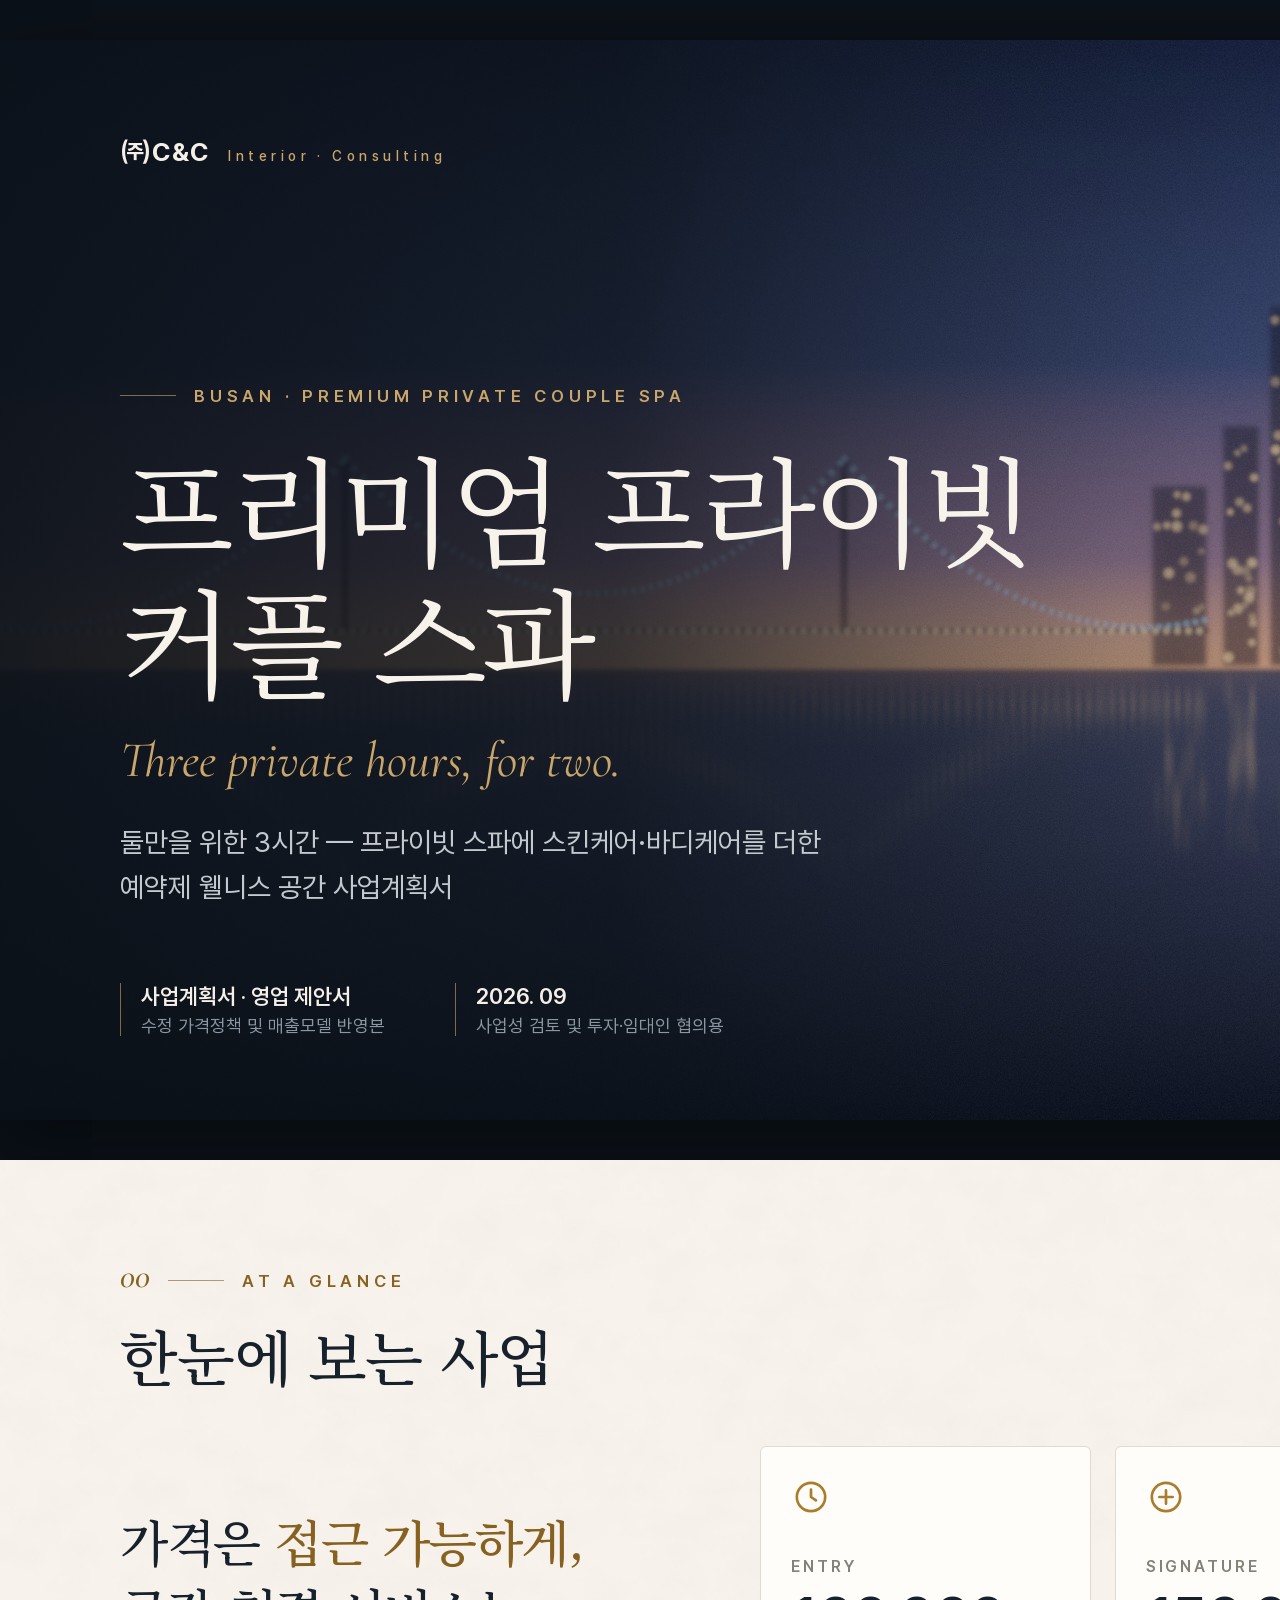
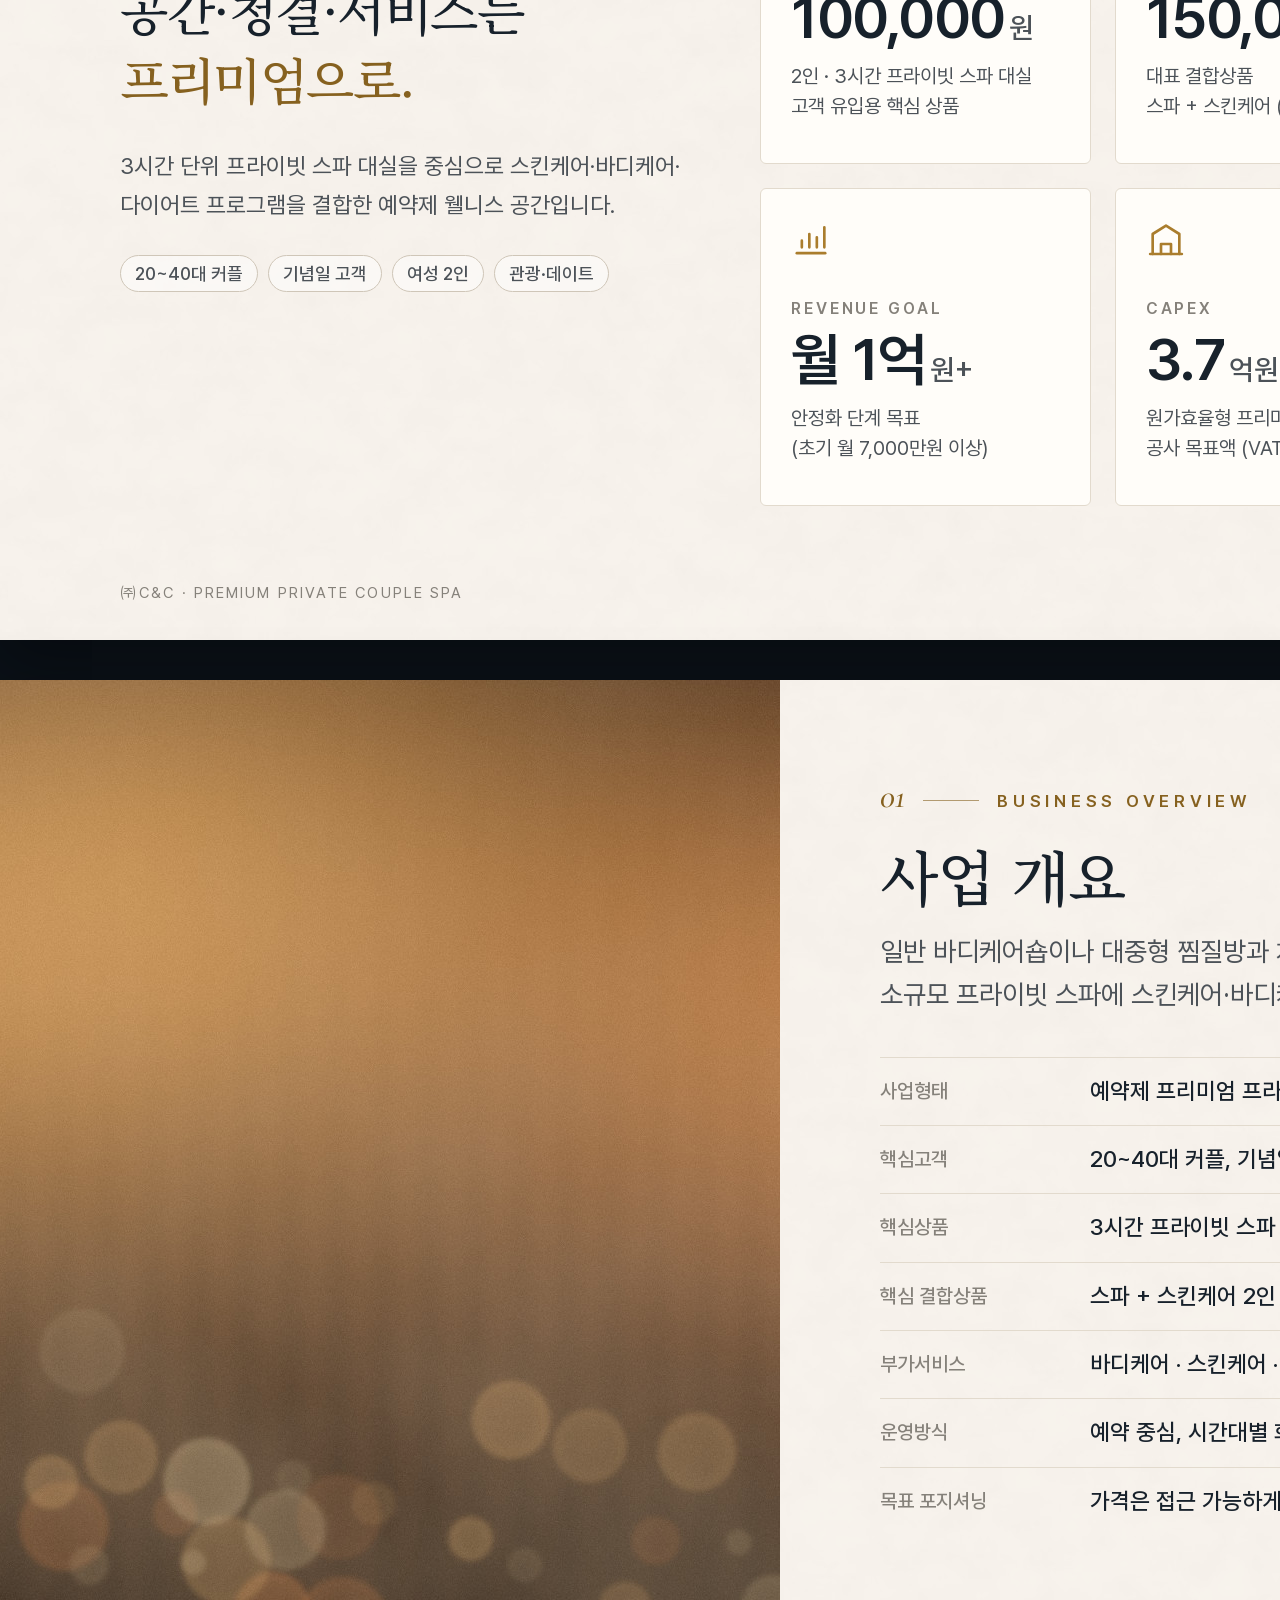
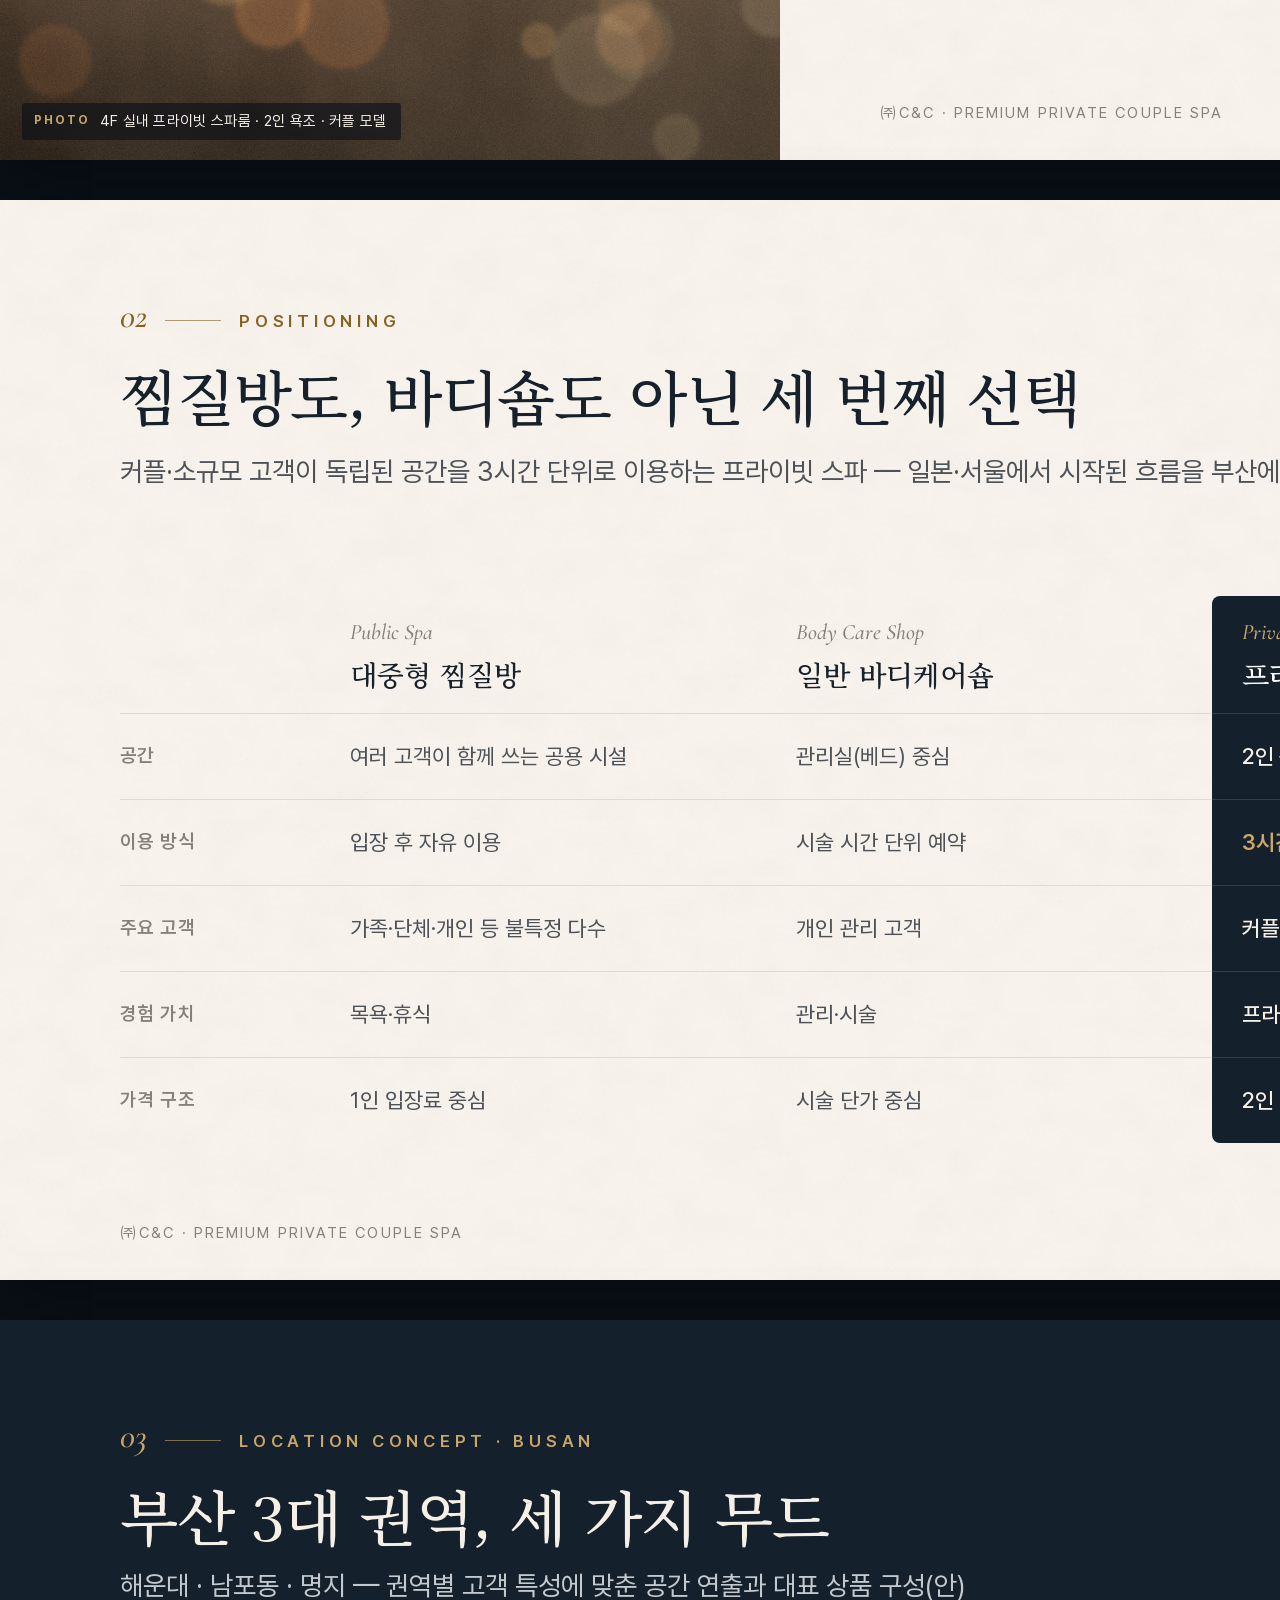
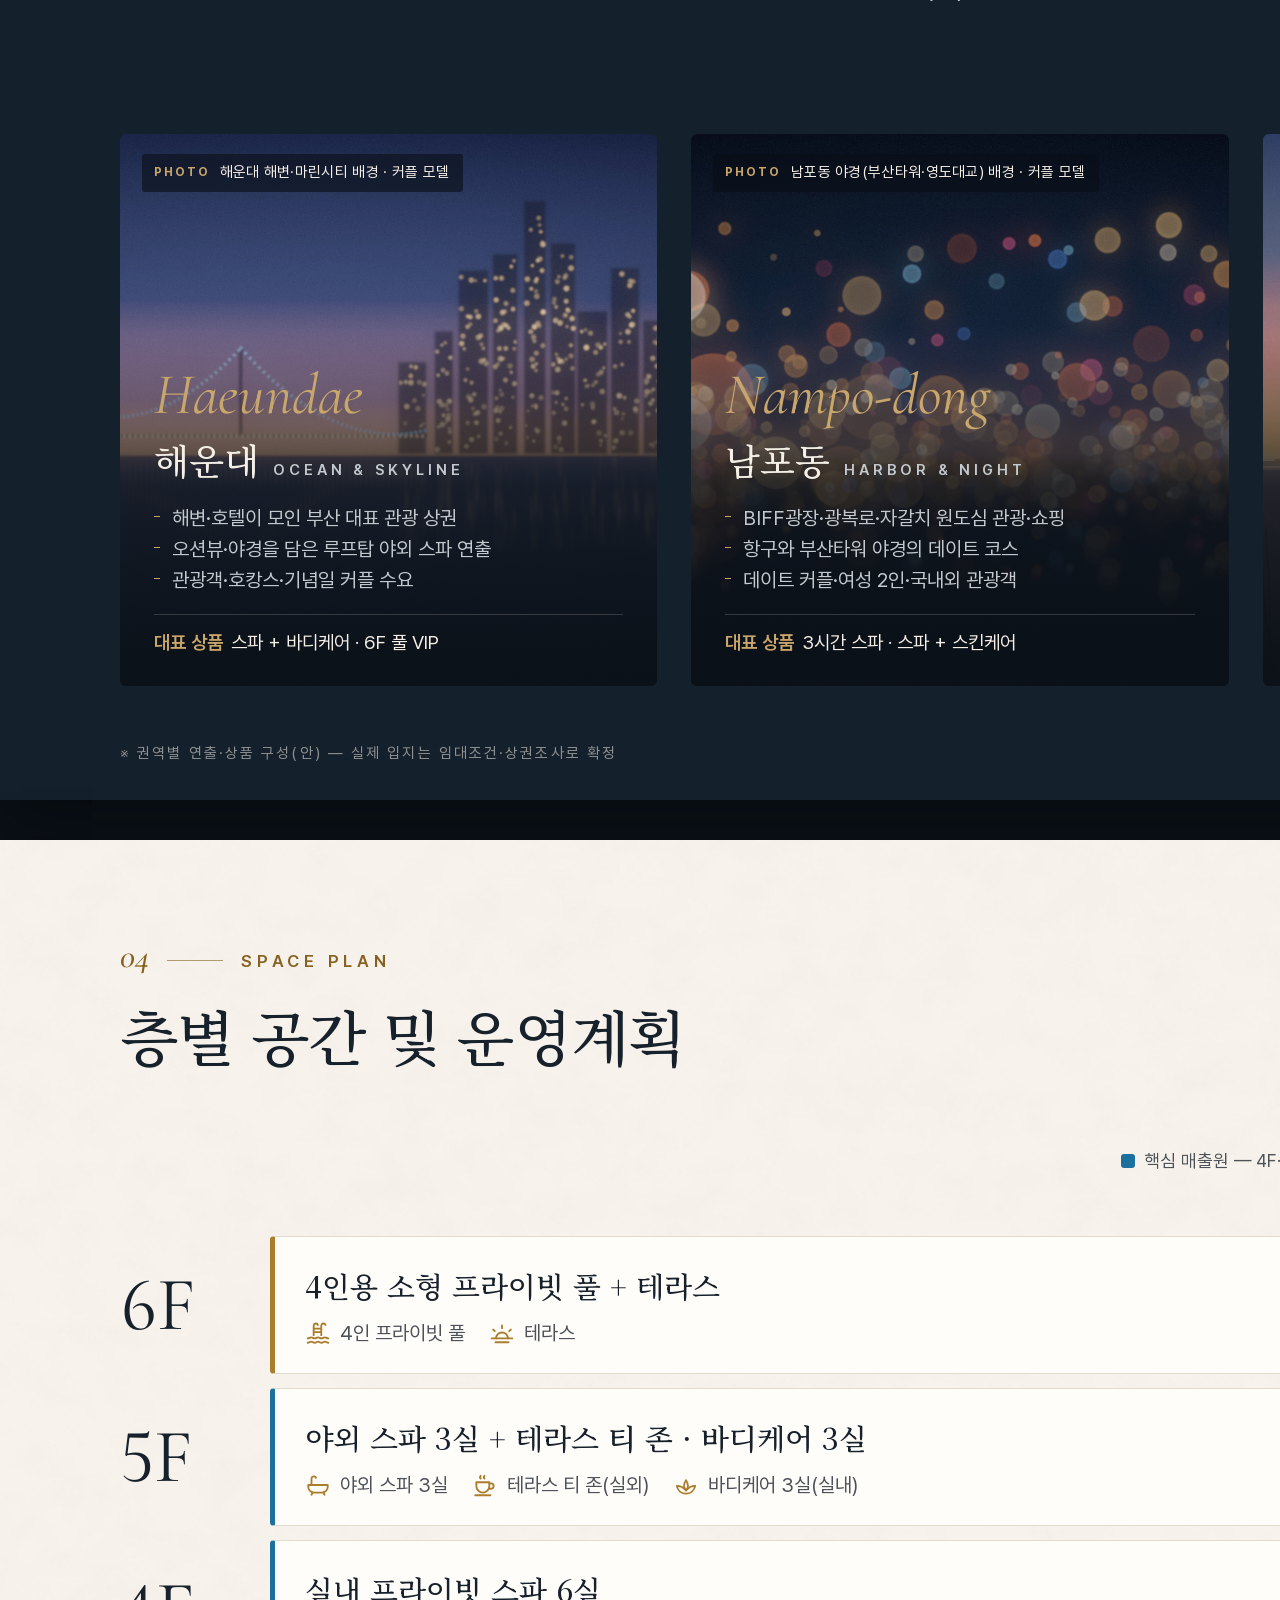
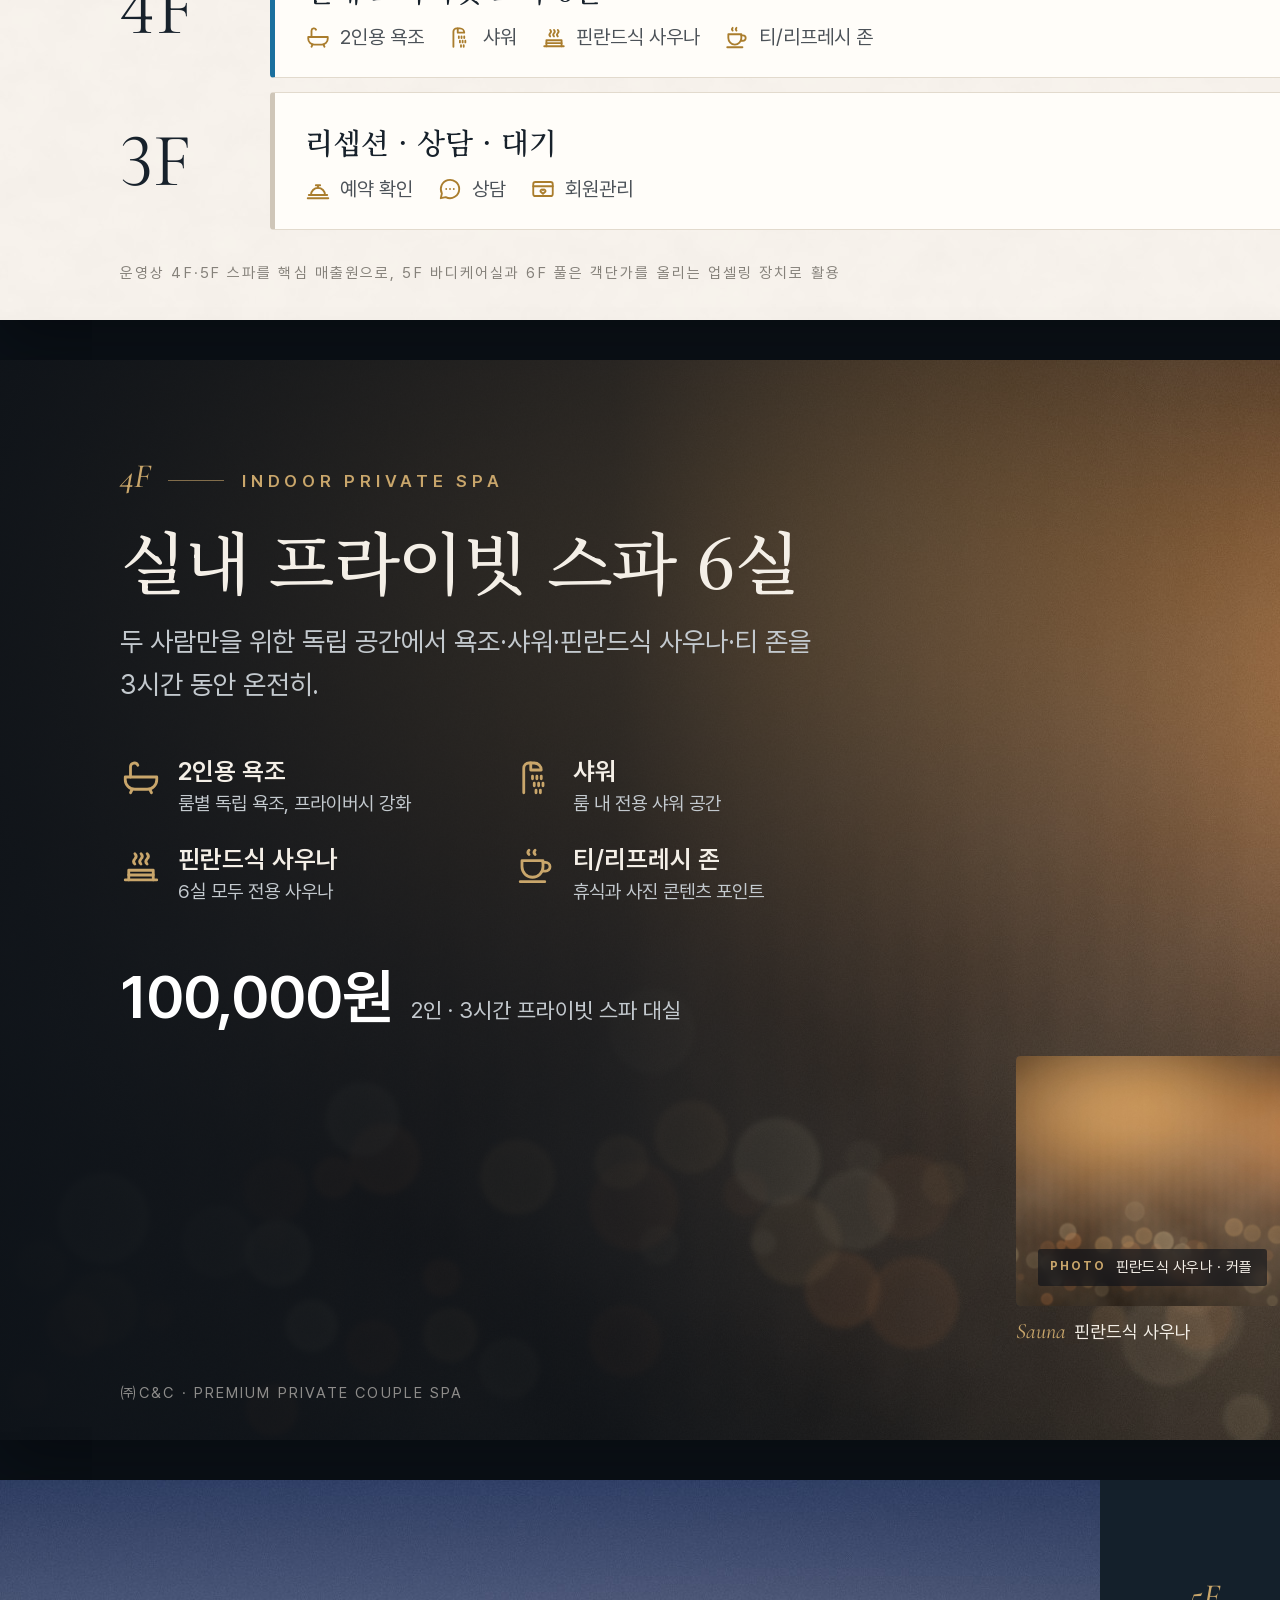
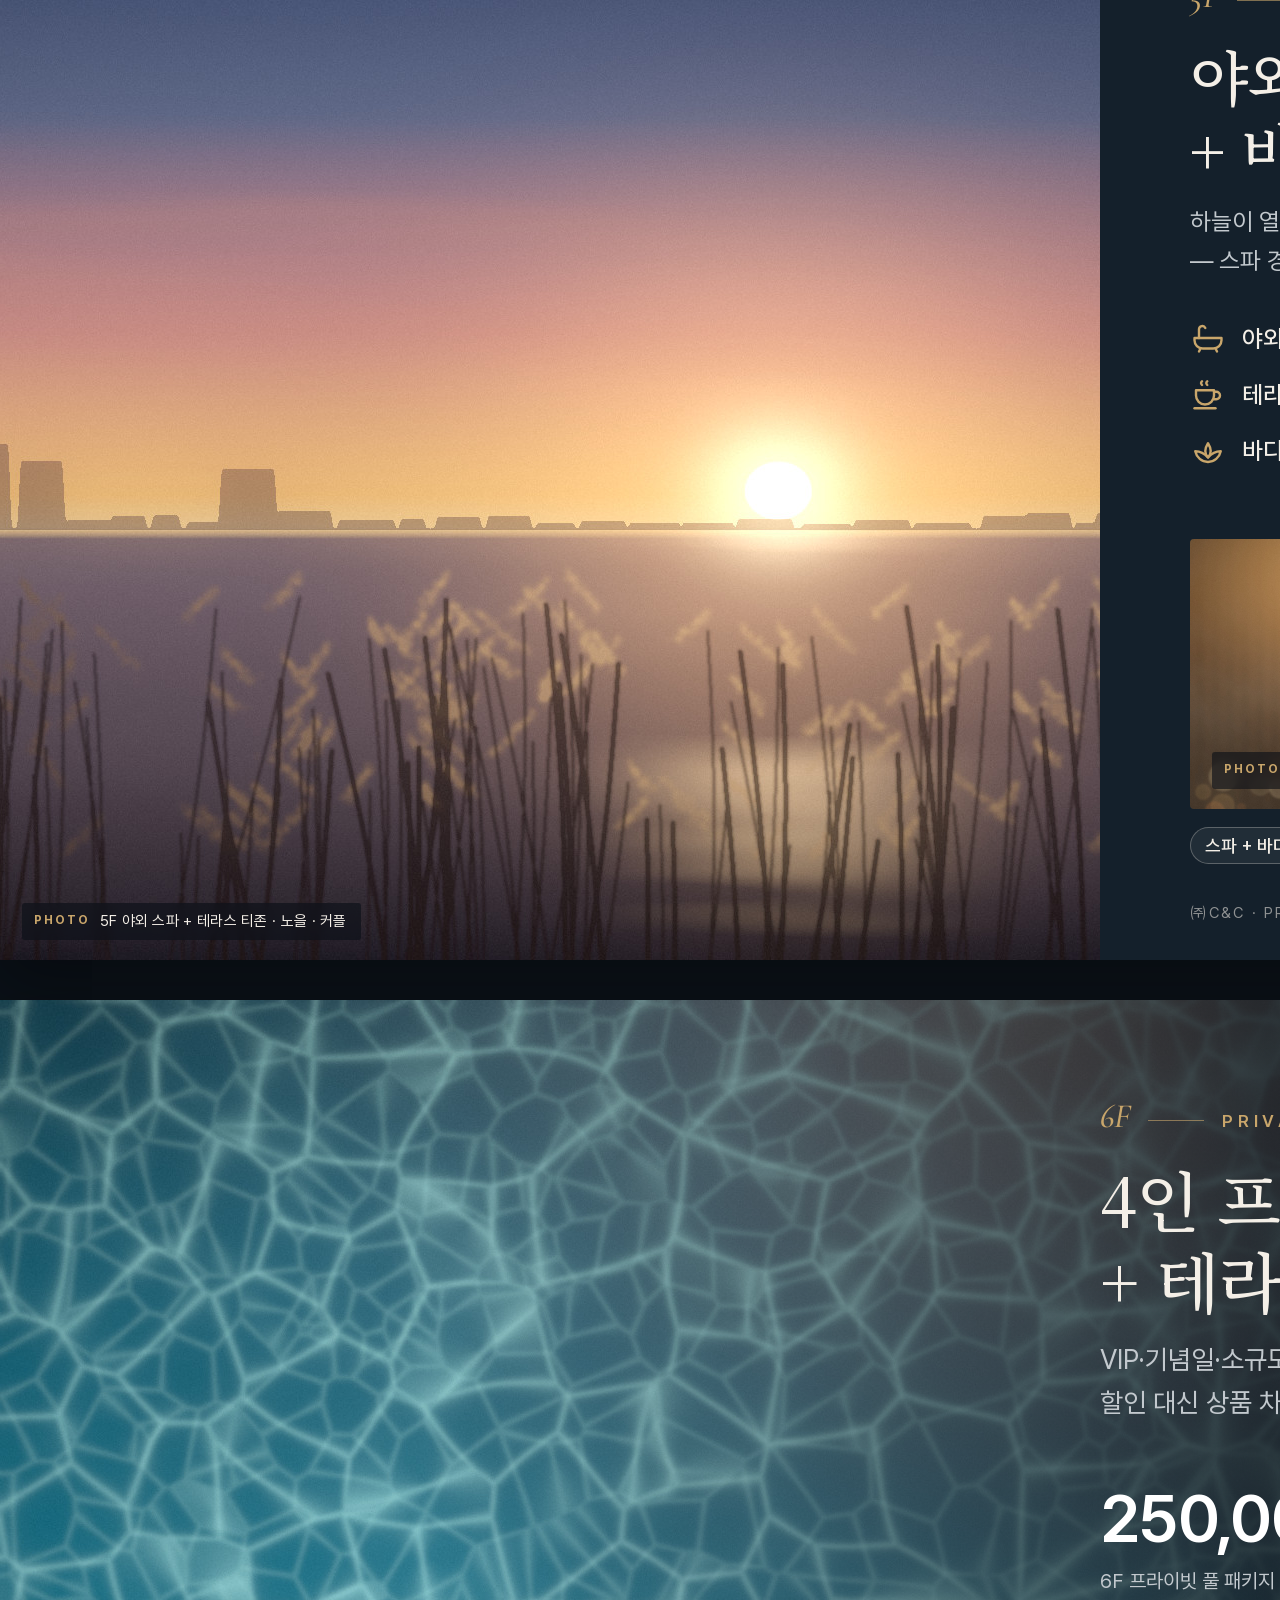
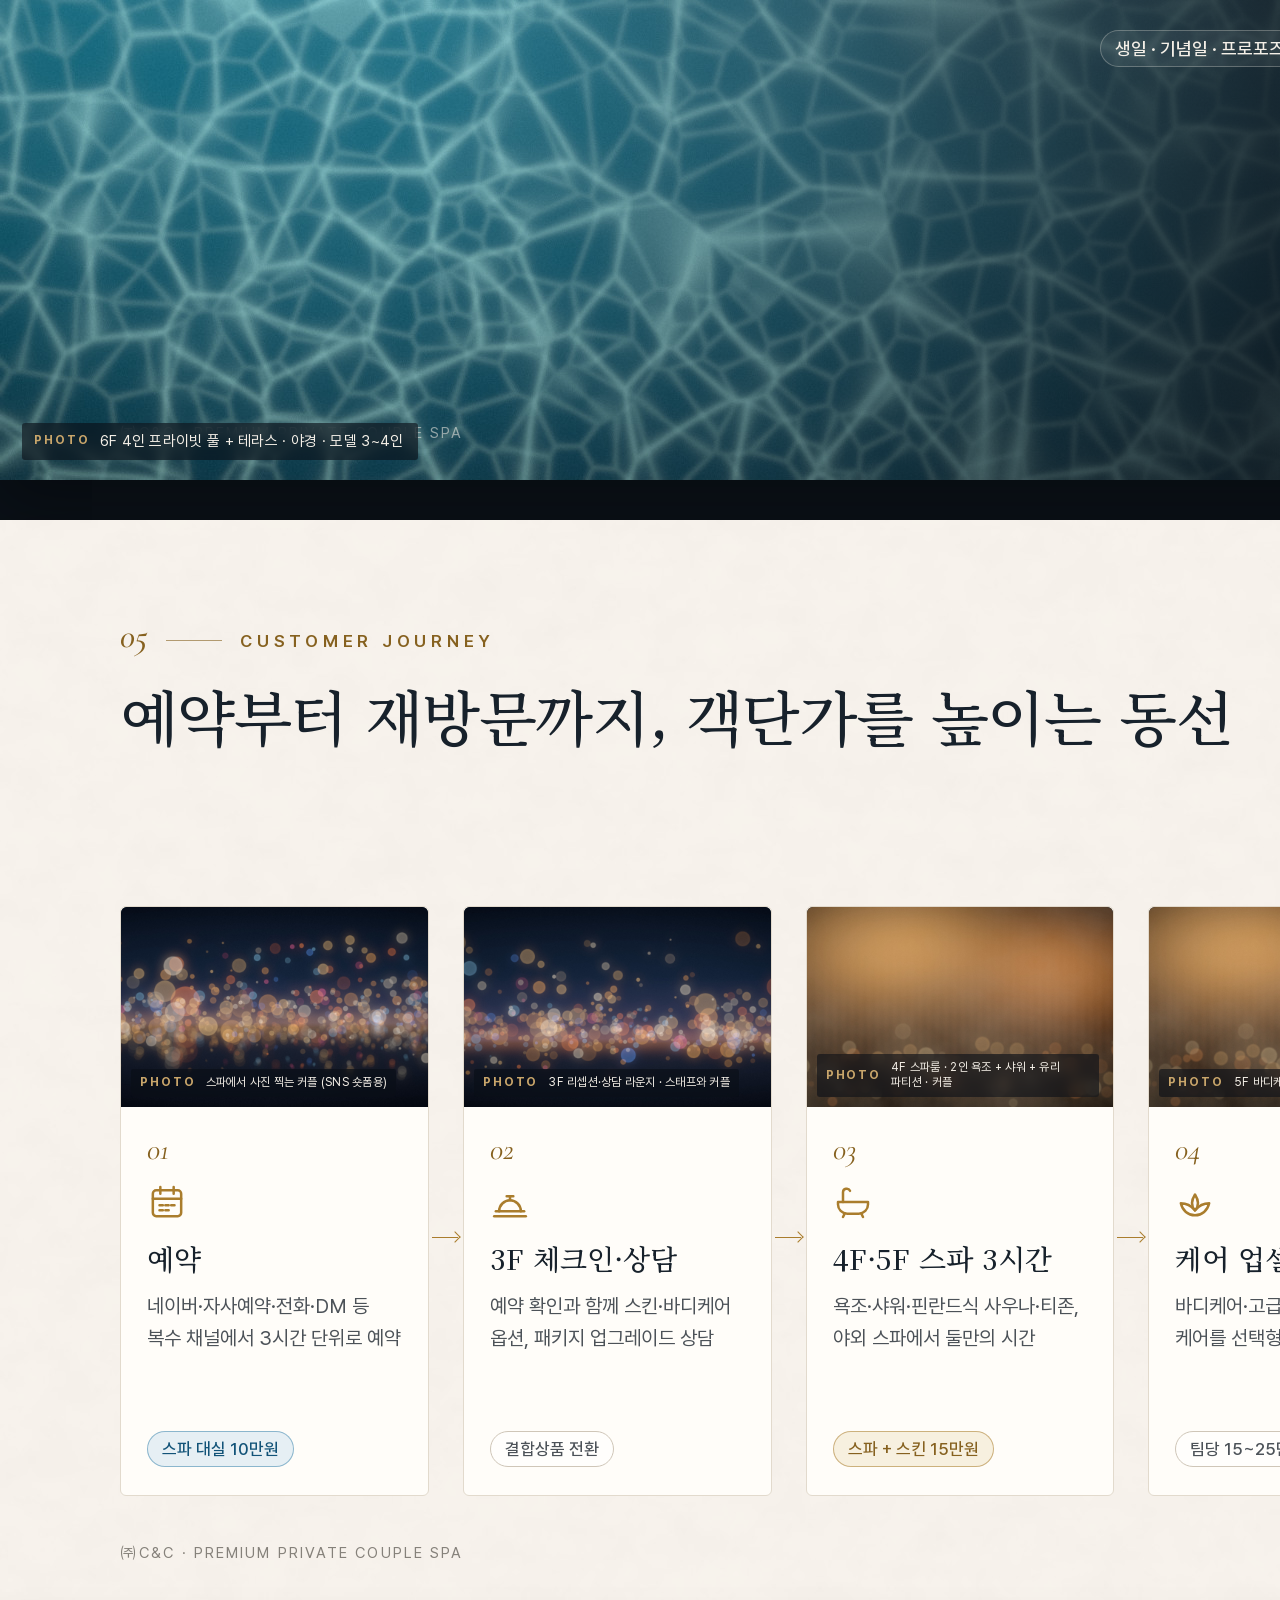
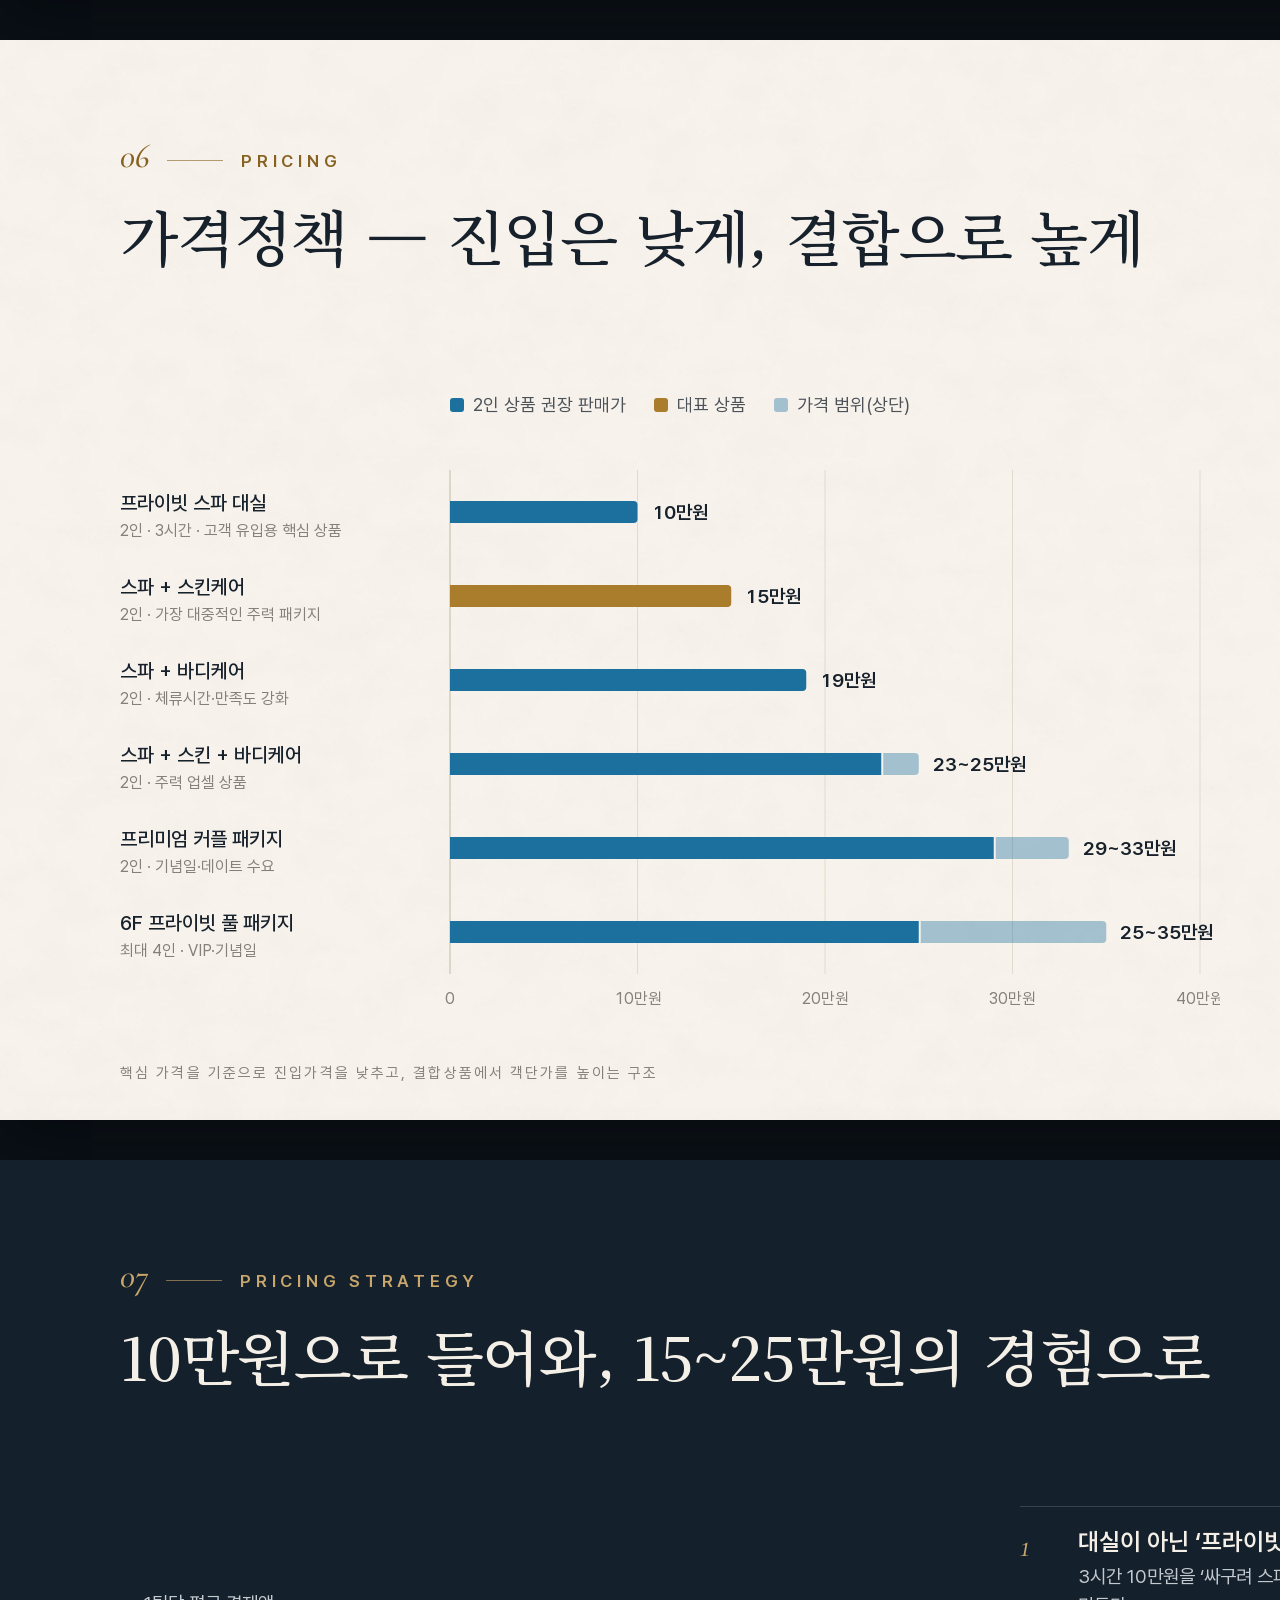
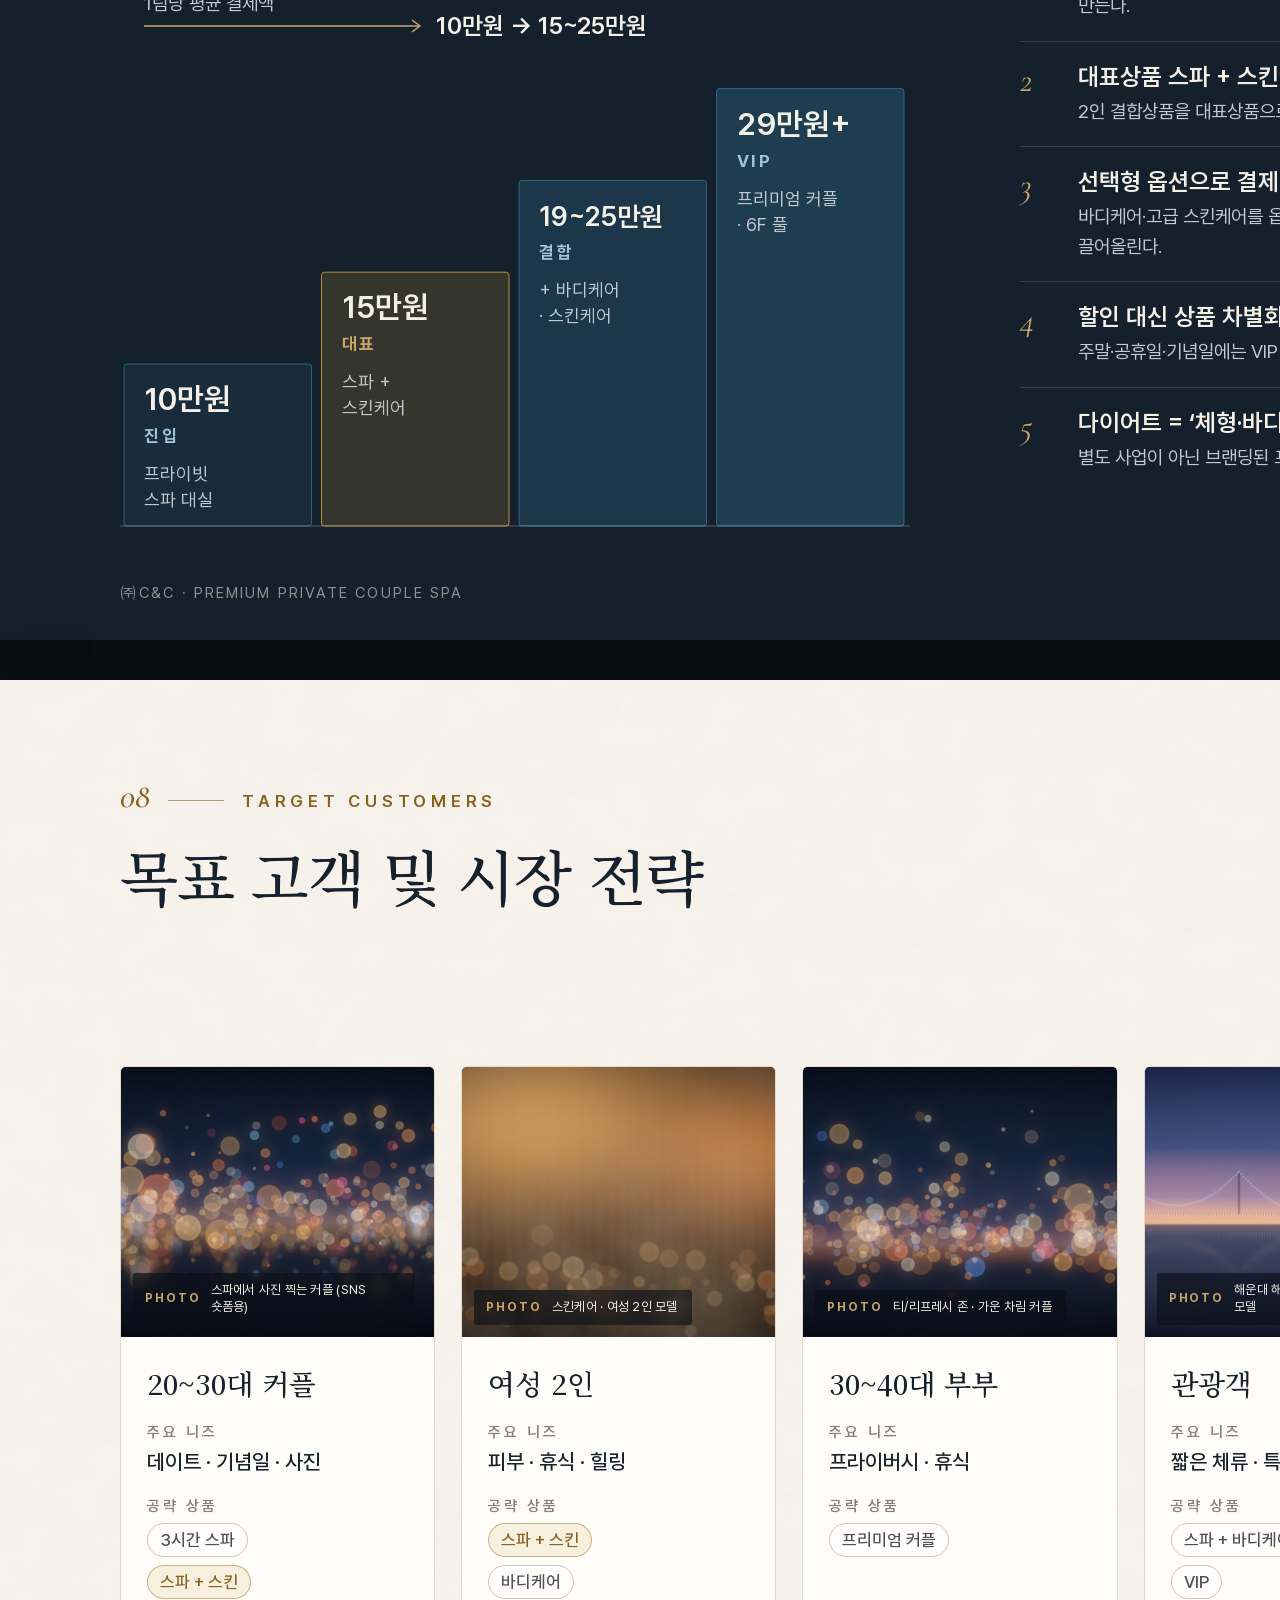
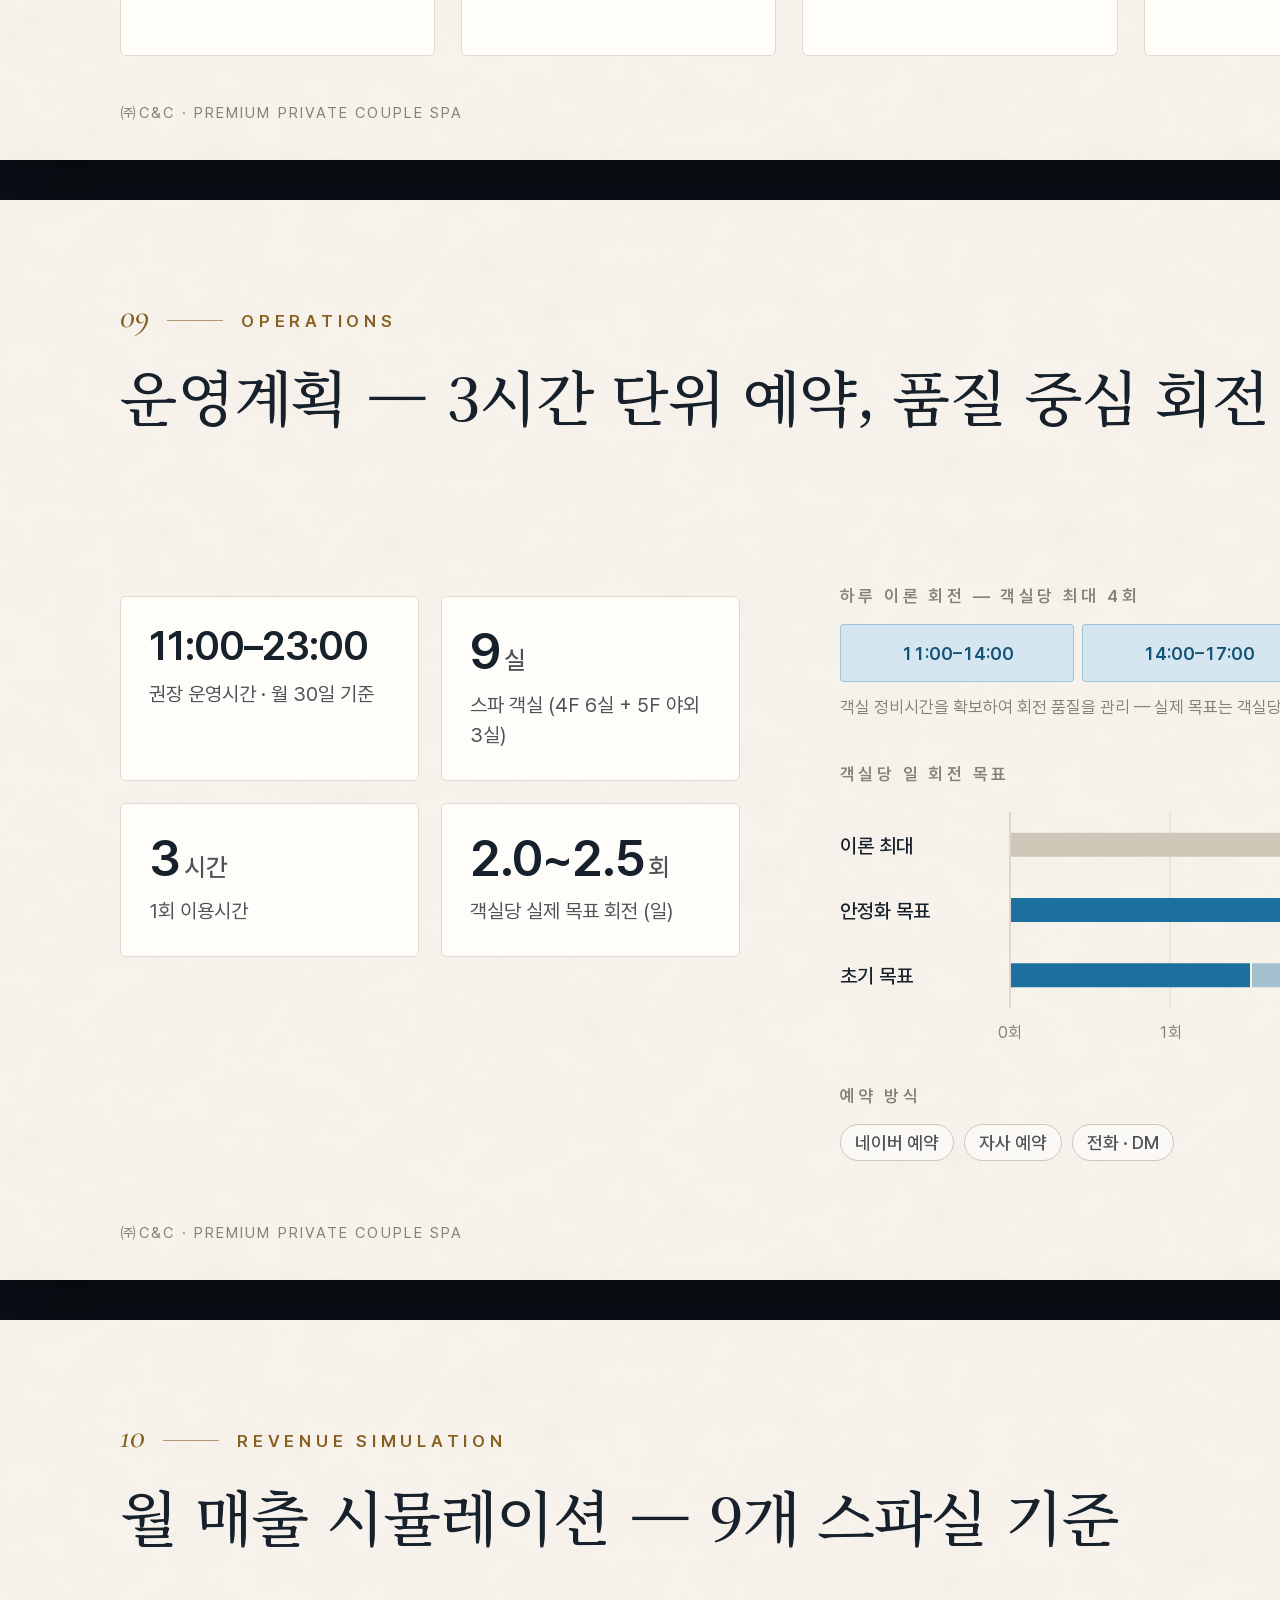
<file: deck/index.html>
<!doctype html>
<html lang="ko">
<head>
<meta charset="utf-8">
<meta name="viewport" content="width=1920">
<title>프리미엄 프라이빗 커플 스파 사업계획서 — ㈜C&amp;C</title>
<link rel="stylesheet" href="styles.css">
<style>
/* ---------- cover */
#s-cover .brand { position: absolute; top: 0; left: 0; display: flex; align-items: baseline; gap: 18px; font-family: var(--sans); font-weight: 700; font-size: 26px; letter-spacing: .04em; }
#s-cover .brand span { font-weight: 500; font-size: 14px; letter-spacing: .32em; color: var(--brass-l); }
#s-cover .cover-main { position: absolute; left: 0; top: 250px; width: 980px; }
#s-cover h1 { font-family: var(--serif); font-weight: 400; font-size: 118px; line-height: 1.12; letter-spacing: -.035em; margin-top: 34px; color: #F7F2EA; }
#s-cover .en-sub { font-size: 50px; color: var(--brass-l); margin-top: 26px; font-weight: 400; }
#s-cover .cover-lead { font-size: 28px; line-height: 1.6; color: var(--d2); margin-top: 30px; }
#s-cover .cover-meta { position: absolute; left: 0; bottom: 0; display: flex; gap: 70px; }
#s-cover .cover-meta div { padding-left: 20px; border-left: 1px solid rgba(201,166,107,.6); }
#s-cover .cover-meta b { display: block; font-size: 22px; font-weight: 600; color: var(--d1); }
#s-cover .cover-meta span { display: block; font-size: 18px; color: var(--d3); margin-top: 6px; }

/* ---------- glance */
#s-glance .left { position: absolute; left: 0; top: 250px; width: 560px; }
#s-glance .statement { font-family: var(--serif); font-size: 50px; line-height: 1.38; letter-spacing: -.03em; color: var(--t1); font-weight: 500; }
#s-glance .statement em { font-style: normal; color: var(--brass-d); }
#s-glance .desc { font-size: 23px; line-height: 1.7; color: var(--t2); margin-top: 34px; }
#s-glance .tags { display: flex; flex-wrap: wrap; gap: 10px; margin-top: 30px; }
#s-glance .grid { position: absolute; right: 0; top: 190px; width: 1040px; display: grid; grid-template-columns: repeat(3, 1fr); gap: 24px; }
#s-glance .stat { padding: 30px 30px 32px; min-height: 318px; position: relative; }
#s-glance .stat .ico { width: 40px; height: 40px; color: var(--brass); margin-bottom: 36px; }
#s-glance .stat .cap { font-size: 16px; font-weight: 600; letter-spacing: .18em; color: var(--t3); text-transform: uppercase; margin-bottom: 12px; }

/* ---------- overview */
#s-overview .ph { left: 0; top: 0; width: 780px; height: 1080px; }
#s-overview .panel { position: absolute; left: 880px; right: 120px; top: 96px; bottom: 84px; }
#s-overview dl { margin-top: 40px; display: grid; grid-template-columns: 210px 1fr; }
#s-overview dt, #s-overview dd { padding: 17px 0; border-top: 1px solid var(--hair); font-size: 23px; line-height: 1.45; }
#s-overview dt { color: var(--t3); font-weight: 500; font-size: 20px; padding-top: 19px; }
#s-overview dd { color: var(--t1); font-weight: 500; }
#s-overview dd b { color: var(--brass-d); font-weight: 700; }

/* ---------- positioning */
#s-position .cmp { position: absolute; left: 0; right: 0; top: 300px; display: grid; grid-template-columns: 200px 1fr 1fr 1.32fr; column-gap: 0; }
#s-position .cmp > div { padding: 20px 30px; font-size: 22px; line-height: 1.5; color: var(--t2); border-top: 1px solid var(--hair); min-height: 86px; display: flex; align-items: center; }
#s-position .cmp > div > span { display: block; }
#s-position .cmp .rh { color: var(--t3); font-size: 19px; font-weight: 600; letter-spacing: .06em; padding-left: 0; }
#s-position .cmp .ch { border-top: none; font-family: var(--serif); font-size: 28px; color: var(--t1); font-weight: 500; min-height: 80px; align-items: flex-end; padding-bottom: 18px; }
#s-position .cmp .us { background: var(--ink); color: var(--d1); border-top-color: rgba(244,239,231,.14); font-weight: 500; }
#s-position .cmp .us.ch { color: #fff; border-radius: 8px 8px 0 0; }
#s-position .cmp .us.last { border-radius: 0 0 8px 8px; }
#s-position .cmp .us b { color: var(--brass-l); font-weight: 600; }
#s-position .cmp .ch small { display: block; font-family: var(--latin); font-style: italic; font-size: 22px; color: var(--t3); margin-bottom: 4px; }
#s-position .cmp .us.ch small { color: var(--brass-l); }

/* ---------- locations */
#s-loc .cards { position: absolute; left: 0; right: 0; top: 318px; bottom: 30px; display: grid; grid-template-columns: repeat(3, 1fr); gap: 34px; }
#s-loc .lc { position: relative; overflow: hidden; border-radius: 6px; }
#s-loc .lc .ph { inset: 0; }
#s-loc .lc .scrim-bottom { background: linear-gradient(0deg, rgba(11,17,24,.95) 0%, rgba(11,17,24,.78) 36%, rgba(11,17,24,.1) 64%, rgba(11,17,24,0) 100%); }
#s-loc .lc .txt { position: absolute; left: 34px; right: 34px; bottom: 32px; }
#s-loc .lc .en { font-size: 58px; color: var(--brass-l); line-height: 1; }
#s-loc .lc h3 { font-family: var(--serif); font-size: 36px; font-weight: 500; margin-top: 10px; display: flex; align-items: baseline; gap: 14px; }
#s-loc .lc h3 span { font-family: var(--sans); font-size: 15px; letter-spacing: .26em; color: var(--d2); font-weight: 600; text-transform: uppercase; }
#s-loc .lc ul { list-style: none; margin-top: 18px; }
#s-loc .lc li { font-size: 20px; line-height: 1.55; color: var(--d2); padding-left: 18px; position: relative; }
#s-loc .lc li::before { content: ""; position: absolute; left: 0; top: 13px; width: 6px; height: 1px; background: var(--brass-l); }
#s-loc .lc .rec { margin-top: 18px; padding-top: 16px; border-top: 1px solid rgba(244,239,231,.18); font-size: 19px; color: var(--d1); }
#s-loc .lc .rec b { color: var(--brass-l); font-weight: 600; margin-right: 8px; }
#s-loc .ph .slot-tag { top: 20px; bottom: auto; }

/* ---------- floors */
#s-floors .stack { position: absolute; left: 0; right: 0; top: 300px; display: flex; flex-direction: column; gap: 14px; }
#s-floors .fl { display: grid; grid-template-columns: 150px 1fr 380px; align-items: stretch; min-height: 138px; }
#s-floors .fl .no { font-family: var(--latin); font-feature-settings: "lnum" 1; font-size: 76px; font-weight: 400; color: var(--t1); line-height: 1; display: flex; align-items: center; }
#s-floors .fl .blk { background: var(--card); border: 1px solid var(--hair); border-left: 5px solid var(--stone); border-radius: 4px; padding: 22px 30px; display: flex; flex-direction: column; justify-content: center; gap: 14px; }
#s-floors .fl.core .blk { border-left-color: var(--sea); }
#s-floors .fl.up .blk { border-left-color: var(--brass); }
#s-floors .fl.mix .blk { border-left-color: var(--sea); box-shadow: inset 0 -5px 0 -0px rgba(170,125,45,0); }
#s-floors .fl .blk h3 { font-family: var(--serif); font-size: 29px; font-weight: 500; color: var(--t1); }
#s-floors .fl .items { display: flex; flex-wrap: wrap; gap: 10px 24px; }
#s-floors .fl .it { display: flex; align-items: center; gap: 9px; font-size: 20px; color: var(--t2); }
#s-floors .fl .it .ico { width: 26px; height: 26px; color: var(--brass); stroke-width: 1.7; }
#s-floors .fl .role { padding: 0 0 0 36px; display: flex; flex-direction: column; justify-content: center; gap: 10px; }
#s-floors .fl .role p { font-size: 21px; color: var(--t1); line-height: 1.45; font-weight: 500; }
#s-floors .fl .role .chip { align-self: flex-start; font-size: 16px; padding: 5px 12px; }
#s-floors .legend { position: absolute; right: 0; top: 214px; }

/* ---------- 4F */
#s-4f .ph.main { inset: 0; }
#s-4f .content { position: absolute; left: 120px; top: 96px; width: 760px; }
#s-4f .feat { display: grid; grid-template-columns: 1fr 1fr; gap: 26px 30px; margin-top: 50px; }
#s-4f .feat div { display: flex; gap: 16px; align-items: flex-start; }
#s-4f .feat .ico { width: 42px; height: 42px; color: var(--brass-l); flex: none; }
#s-4f .feat b { display: block; font-size: 25px; font-weight: 600; color: var(--d1); }
#s-4f .feat span { display: block; font-size: 19px; color: var(--d2); margin-top: 4px; line-height: 1.45; }
#s-4f .price { margin-top: 56px; display: flex; align-items: baseline; gap: 18px; }
#s-4f .price .num { font-size: 60px; color: #fff; }
#s-4f .price span { font-size: 22px; color: var(--d2); }
#s-4f .insets { position: absolute; right: 120px; bottom: 96px; display: flex; gap: 24px; }
#s-4f .inset { width: 380px; }
#s-4f .inset .ph { position: relative; width: 380px; height: 250px; border-radius: 4px; }
#s-4f .inset p { font-size: 18px; color: var(--d1); margin-top: 12px; }
#s-4f .inset p span { color: var(--brass-l); font-family: var(--latin); font-style: italic; font-size: 22px; margin-right: 8px; }

/* ---------- 5F */
#s-5f .ph.main { left: 0; top: 0; width: 1100px; height: 1080px; }
#s-5f .side { position: absolute; left: 1100px; right: 0; top: 0; bottom: 0; background: var(--ink); }
#s-5f .content { position: absolute; left: 90px; right: 110px; top: 96px; }
#s-5f .items { margin-top: 40px; display: flex; flex-direction: column; gap: 20px; }
#s-5f .items div { display: flex; align-items: center; gap: 16px; font-size: 24px; color: var(--d1); font-weight: 500; }
#s-5f .items .ico { width: 36px; height: 36px; color: var(--brass-l); }
#s-5f .items small { color: var(--d3); font-size: 18px; margin-left: 4px; font-weight: 400; }
#s-5f .sub { position: absolute; left: 90px; right: 110px; bottom: 96px; }
#s-5f .sub .ph { position: relative; height: 270px; border-radius: 4px; }
#s-5f .sub .row { display: flex; gap: 12px; margin-top: 18px; flex-wrap: wrap; }

/* ---------- 6F */
#s-6f .ph.main { inset: 0; }
#s-6f .content { position: absolute; right: 120px; top: 96px; width: 700px; }
#s-6f .stat { margin-top: 60px; }
#s-6f .stat .v { font-size: 66px; color: #fff; }
#s-6f .chips { display: flex; gap: 12px; flex-wrap: wrap; margin-top: 34px; }

/* ---------- journey */
#s-journey .steps { position: absolute; left: 0; right: 0; top: 290px; display: grid; grid-template-columns: repeat(5, 1fr); gap: 34px; }
#s-journey .st { position: relative; padding: 0; min-height: 590px; display: flex; flex-direction: column; }
#s-journey .st .ph { position: relative; height: 200px; border-radius: 6px 6px 0 0; }
#s-journey .st .ph .slot-tag { font-size: 12px; left: 10px; bottom: 10px; max-width: 92%; padding: 6px 9px; }
#s-journey .st .stb { padding: 24px 26px 28px; display: flex; flex-direction: column; flex: 1; }
#s-journey .st .n { font-family: var(--latin); font-style: italic; font-size: 30px; color: var(--brass-d); }
#s-journey .st .ico { width: 40px; height: 40px; color: var(--brass); margin: 14px 0 16px; stroke-width: 1.5; }
#s-journey .st h3 { font-family: var(--serif); font-size: 28px; font-weight: 500; color: var(--t1); }
#s-journey .st p { font-size: 20px; line-height: 1.6; color: var(--t2); margin-top: 12px; flex: 1; }
#s-journey .st .chip { margin-top: 22px; align-self: flex-start; font-size: 17px; }
#s-journey .st:not(:last-child)::after { content: ""; position: absolute; right: -30px; top: 330px; width: 26px; height: 1px; background: var(--brass); }
#s-journey .st:not(:last-child)::before { content: ""; position: absolute; right: -31px; top: 326px; width: 7px; height: 7px; border-top: 1px solid var(--brass); border-right: 1px solid var(--brass); transform: rotate(45deg); }

/* ---------- pricing */
#s-pricing .chart { position: absolute; left: 0; top: 318px; }
#s-pricing .legend { position: absolute; left: 330px; top: 258px; }
#s-pricing .side { position: absolute; right: 0; top: 250px; width: 470px; }
#s-pricing .side h4 { font-size: 17px; letter-spacing: .2em; color: var(--t3); font-weight: 600; margin-bottom: 8px; }
#s-pricing .opt { padding: 18px 0; border-bottom: 1px solid var(--hair); display: grid; grid-template-columns: 1fr auto; gap: 4px 14px; }
#s-pricing .opt b { font-size: 22px; font-weight: 600; color: var(--t1); }
#s-pricing .opt .p { font-size: 22px; font-weight: 600; color: var(--t1); text-align: right; font-variant-numeric: tabular-nums; }
#s-pricing .opt span { font-size: 17px; color: var(--t3); grid-column: 1 / -1; }
#s-pricing .mem { margin-top: 30px; padding: 26px 28px; background: var(--ink); color: var(--d1); border-radius: 6px; }
#s-pricing .mem .k { font-size: 15px; letter-spacing: .22em; color: var(--brass-l); font-weight: 600; }
#s-pricing .mem .v { font-size: 38px; font-weight: 600; margin-top: 10px; letter-spacing: -.02em; }
#s-pricing .mem .v small { font-size: 20px; font-weight: 500; color: var(--d2); margin-left: 6px; }
#s-pricing .mem p { font-size: 18px; color: var(--d2); margin-top: 10px; line-height: 1.5; }

/* ---------- strategy (dark) */
#s-strategy .stairs { position: absolute; left: 0; top: 330px; width: 820px; height: 560px; }
#s-strategy .pts { position: absolute; right: 0; top: 250px; width: 780px; display: flex; flex-direction: column; gap: 0; }
#s-strategy .pt { display: grid; grid-template-columns: 58px 1fr; padding: 20px 0; border-top: 1px solid var(--hair-dark); }
#s-strategy .pt .n { font-family: var(--latin); font-style: italic; font-size: 34px; color: var(--brass-l); line-height: 1.1; }
#s-strategy .pt b { font-size: 24px; color: var(--d1); font-weight: 600; }
#s-strategy .pt p { font-size: 19px; line-height: 1.55; color: var(--d2); margin-top: 6px; }

/* ---------- target */
#s-target .cards { position: absolute; left: 0; right: 0; top: 290px; bottom: 20px; display: grid; grid-template-columns: repeat(5, 1fr); gap: 26px; }
#s-target .tc { display: flex; flex-direction: column; overflow: hidden; }
#s-target .tc .ph { position: relative; height: 270px; }
#s-target .tc .body { padding: 26px 26px 24px; display: flex; flex-direction: column; flex: 1; }
#s-target .tc h3 { font-family: var(--serif); font-size: 28px; font-weight: 500; color: var(--t1); }
#s-target .tc .k { font-size: 15px; letter-spacing: .2em; color: var(--t3); font-weight: 600; margin-top: 20px; }
#s-target .tc .need { font-size: 21px; color: var(--t1); margin-top: 6px; line-height: 1.45; font-weight: 500; }
#s-target .tc .prods { display: flex; flex-direction: column; gap: 8px; margin-top: 8px; }
#s-target .tc .prods .chip { align-self: flex-start; font-size: 17px; padding: 6px 12px; }
#s-target .ph .slot-tag { font-size: 13px; left: 12px; bottom: 12px; max-width: 90%; }

/* ---------- operations */
#s-ops .stats { position: absolute; left: 0; top: 300px; width: 620px; display: grid; grid-template-columns: 1fr 1fr; gap: 22px; }
#s-ops .stats .stat { padding: 28px 28px 30px; }
#s-ops .stats .stat .v { font-size: 50px; }
#s-ops .right { position: absolute; right: 0; top: 290px; width: 960px; }
#s-ops .right h4 { font-size: 17px; letter-spacing: .2em; color: var(--t3); font-weight: 600; margin-bottom: 18px; }
#s-ops .day { display: grid; grid-template-columns: repeat(4, 1fr); gap: 8px; }
#s-ops .day div { height: 58px; border-radius: 4px; background: var(--sea-xl); border: 1px solid rgba(27,112,158,.3); display: flex; align-items: center; justify-content: center; font-size: 18px; color: #125378; font-weight: 600; font-variant-numeric: tabular-nums; }
#s-ops .ticks { display: grid; grid-template-columns: repeat(4, 1fr); margin-top: 8px; font-size: 15px; color: var(--t3); font-variant-numeric: tabular-nums; }
#s-ops .ticks span:last-child { display: flex; justify-content: space-between; }
#s-ops .chips { display: flex; gap: 10px; flex-wrap: wrap; }
#s-ops .blk { margin-top: 44px; }

/* ---------- revenue */
#s-revenue .chart { position: absolute; left: 0; top: 330px; }
#s-revenue .legend { position: absolute; left: 150px; top: 272px; }
#s-revenue table { position: absolute; right: 0; top: 262px; width: 560px; border-collapse: collapse; font-variant-numeric: tabular-nums; }
#s-revenue th, #s-revenue td { padding: 13px 10px; font-size: 20px; text-align: right; border-bottom: 1px solid var(--hair); }
#s-revenue th { font-size: 16px; color: var(--t3); letter-spacing: .08em; font-weight: 600; }
#s-revenue td:first-child, #s-revenue th:first-child { text-align: left; color: var(--t2); padding-left: 0; }
#s-revenue td { color: var(--t1); }
#s-revenue .base { background: rgba(214,230,240,.55); font-weight: 600; }
#s-revenue tr.total td { border-top: 1.5px solid var(--t1); border-bottom: none; font-weight: 700; font-size: 21px; }
#s-revenue tr.aux td { font-size: 17px; color: var(--t3); border-bottom: none; }
#s-revenue .fn { position: absolute; left: 0; right: 0; bottom: 0; }

/* ---------- base case */
#s-base .rows { position: absolute; left: 0; top: 300px; width: 1000px; }
#s-base .r { display: grid; grid-template-columns: 250px 1fr 200px; align-items: baseline; padding: 20px 0; border-top: 1px solid var(--hair); }
#s-base .r b { font-size: 24px; font-weight: 600; color: var(--t1); }
#s-base .r span { font-size: 21px; color: var(--t2); font-variant-numeric: tabular-nums; }
#s-base .r .v { text-align: right; font-size: 26px; font-weight: 600; color: var(--t1); font-variant-numeric: tabular-nums; }
#s-base .r.tot { border-top: 1.5px solid var(--t1); }
#s-base .r.tot b, #s-base .r.tot .v { font-size: 30px; }
#s-base .r.tot .v { color: var(--sea); }
#s-base .right { position: absolute; right: 0; top: 290px; width: 560px; }
#s-base .right h4 { font-size: 17px; letter-spacing: .2em; color: var(--t3); font-weight: 600; }

/* ---------- capex */
#s-capex .left { position: absolute; left: 0; top: 300px; width: 520px; }
#s-capex .hero .v { font-size: 92px; font-weight: 600; letter-spacing: -.035em; color: var(--t1); line-height: 1; }
#s-capex .hero .v small { font-size: 34px; margin-left: 6px; color: var(--t2); font-weight: 500; }
#s-capex .hero .l { font-size: 21px; color: var(--t2); margin-top: 14px; }
#s-capex .groups { margin-top: 44px; }
#s-capex .g { display: grid; grid-template-columns: 1fr auto; padding: 12px 0; border-top: 1px solid var(--hair); font-size: 20px; color: var(--t2); }
#s-capex .g b { color: var(--t1); font-weight: 600; font-variant-numeric: tabular-nums; }
#s-capex .chart { position: absolute; right: 0; top: 262px; }

/* ---------- opex */
#s-opex .tbl { position: absolute; left: 0; top: 300px; width: 1000px; }
#s-opex .row { display: grid; grid-template-columns: 190px 380px 110px 1fr; align-items: center; gap: 0 18px; padding: 15px 0; border-top: 1px solid var(--hair); }
#s-opex .row b { font-size: 22px; font-weight: 600; color: var(--t1); }
#s-opex .row .bar { height: 20px; position: relative; }
#s-opex .row .bar i { position: absolute; left: 0; top: 0; bottom: 0; background: var(--sea); border-radius: 0 4px 4px 0; }
#s-opex .row .v { font-size: 21px; font-weight: 600; text-align: right; font-variant-numeric: tabular-nums; }
#s-opex .row span { font-size: 17px; color: var(--t3); line-height: 1.45; }
#s-opex .row.var .bar { color: var(--t3); font-size: 17px; }
#s-opex .row.tot { border-top: 1.5px solid var(--t1); }
#s-opex .bep { position: absolute; right: 0; top: 290px; width: 560px; }
#s-opex .eq { padding: 24px 28px; border-radius: 6px; }
#s-opex .eq .k { font-size: 17px; color: var(--t3); font-weight: 600; letter-spacing: .06em; }
#s-opex .eq .v { font-size: 44px; font-weight: 600; letter-spacing: -.02em; margin-top: 6px; }
#s-opex .eq .v small { font-size: 22px; color: var(--t2); font-weight: 500; margin-left: 4px; }
#s-opex .op { text-align: center; font-size: 30px; color: var(--t3); line-height: 1; padding: 10px 0; font-weight: 300; }
#s-opex .eq.res { background: var(--ink); color: var(--d1); }
#s-opex .eq.res .k { color: var(--brass-l); }
#s-opex .eq.res .v small { color: var(--d2); }

/* ---------- marketing */
#s-mkt .ph { left: 0; top: 0; width: 640px; height: 1080px; }
#s-mkt .panel { position: absolute; left: 740px; right: 120px; top: 96px; bottom: 84px; }
#s-mkt .grid { margin-top: 44px; display: grid; grid-template-columns: 1fr 1fr; gap: 20px; }
#s-mkt .mc { padding: 26px 28px; display: grid; grid-template-columns: 44px 1fr; gap: 6px 18px; }
#s-mkt .mc .ico { width: 36px; height: 36px; color: var(--brass); grid-row: span 2; }
#s-mkt .mc b { font-size: 23px; font-weight: 600; color: var(--t1); }
#s-mkt .mc p { font-size: 18px; line-height: 1.55; color: var(--t2); }

/* ---------- risk */
#s-risk .grid { position: absolute; left: 0; right: 0; top: 300px; display: grid; grid-template-columns: repeat(4, 1fr); gap: 22px; }
#s-risk .rc { padding: 28px 28px 30px; min-height: 290px; }
#s-risk .rc .ico { width: 40px; height: 40px; color: var(--brass); }
#s-risk .rc h3 { font-family: var(--serif); font-size: 27px; font-weight: 500; margin-top: 20px; color: var(--t1); }
#s-risk .rc p { font-size: 19px; line-height: 1.6; color: var(--t2); margin-top: 10px; }
#s-risk .rc.note { background: var(--ink); color: var(--d1); border: none; }
#s-risk .rc.note h3 { color: #fff; }
#s-risk .rc.note p { color: var(--d2); }
#s-risk .rc.note .ico { color: var(--brass-l); }

/* ---------- schedule */
#s-sched .line { position: absolute; left: 0; right: 0; top: 381px; height: 1px; background: var(--stone); }
#s-sched .cols { position: absolute; left: 0; right: 0; top: 290px; display: grid; grid-template-columns: repeat(5, 1fr); gap: 34px; }
#s-sched .c .hd { position: relative; height: 120px; }
#s-sched .c .pill { position: absolute; left: 0; top: 66px; display: inline-flex; align-items: center; height: 50px; padding: 0 22px; border-radius: 999px; background: var(--card); border: 1px solid var(--stone); font-size: 22px; font-weight: 600; color: var(--t1); z-index: 1; }
#s-sched .c .ico { width: 40px; height: 40px; color: var(--brass); margin-top: 40px; }
#s-sched .c.build .pill { background: var(--sea); color: #fff; border-color: var(--sea); }
#s-sched .c .step { font-family: var(--latin); font-style: italic; font-size: 36px; color: var(--brass-d); line-height: 1; }
#s-sched .c h3 { font-family: var(--serif); font-size: 32px; font-weight: 500; color: var(--t1); margin-top: 18px; line-height: 1.4; }
#s-sched .c p { font-size: 21px; color: var(--t2); margin-top: 12px; line-height: 1.6; }
#s-sched .total { position: absolute; left: 0; right: 0; bottom: 40px; display: flex; align-items: center; gap: 30px; padding: 30px 36px; background: var(--ink); color: var(--d1); border-radius: 6px; }
#s-sched .total .v { font-size: 50px; font-weight: 600; letter-spacing: -.02em; }
#s-sched .total .v small { font-size: 24px; color: var(--d2); font-weight: 500; }
#s-sched .total p { font-size: 21px; color: var(--d2); line-height: 1.5; }
#s-sched .total .k { font-size: 16px; letter-spacing: .22em; color: var(--brass-l); font-weight: 600; }

/* ---------- KPI */
#s-kpi .tbl { position: absolute; left: 0; right: 0; top: 270px; }
#s-kpi .row { display: grid; grid-template-columns: 1fr 420px 90px 470px; align-items: center; padding: 28px 0; border-top: 1px solid var(--hair); }
#s-kpi .row.h { border-top: none; padding-bottom: 12px; font-size: 16px; letter-spacing: .2em; color: var(--t3); font-weight: 600; }
#s-kpi .row b { font-size: 28px; font-weight: 600; color: var(--t1); display: flex; align-items: center; gap: 16px; }
#s-kpi .row b .ico { width: 32px; height: 32px; color: var(--brass); }
#s-kpi .row .a { font-size: 27px; color: var(--t2); font-variant-numeric: tabular-nums; }
#s-kpi .row .arr { color: var(--brass); font-size: 28px; }
#s-kpi .row .b { font-size: 30px; font-weight: 700; color: var(--sea); font-variant-numeric: tabular-nums; }
#s-kpi .row:last-child { border-bottom: 1px solid var(--hair); }

/* ---------- conclusion */
#s-concl .ph { inset: 0; }
#s-concl .content { position: absolute; left: 120px; top: 96px; width: 900px; }
#s-concl .content .title { font-size: 58px; }
#s-concl .content p.body { font-size: 23px; line-height: 1.75; color: var(--d2); margin-top: 34px; }
#s-concl .content p.body b { color: var(--d1); font-weight: 600; }
#s-concl .chartbox { position: absolute; right: 120px; top: 300px; width: 640px; padding: 34px 30px 20px; background: rgba(11,17,24,.62); border: 1px solid rgba(244,239,231,.12); border-radius: 8px; }
#s-concl .chartbox h4 { font-size: 16px; letter-spacing: .22em; color: var(--brass-l); font-weight: 600; margin-bottom: 8px; }

/* ---------- closing */
#s-close .ph { inset: 0; }
#s-close .center { position: absolute; left: 0; right: 0; top: 330px; text-align: center; }
#s-close .en { font-size: 88px; color: var(--brass-l); font-weight: 300; }
#s-close h2 { font-family: var(--serif); font-size: 50px; font-weight: 400; color: #fff; margin-top: 26px; letter-spacing: -.02em; }
#s-close .co { font-size: 22px; letter-spacing: .3em; color: var(--d2); margin-top: 40px; font-weight: 500; }
#s-close .disc { position: absolute; left: 240px; right: 240px; bottom: 90px; text-align: center; font-size: 16px; line-height: 1.7; color: rgba(244,239,231,.55); }
</style>
</head>
<body class="show-slot-tags">

<!-- icon sprite -->
<svg width="0" height="0" style="position:absolute" aria-hidden="true">
  <defs>
    <symbol id="i-bath" viewBox="0 0 24 24"><path d="M3 12h18v1.5a5.5 5.5 0 0 1-5.5 5.5h-7A5.5 5.5 0 0 1 3 13.5z"/><path d="M6 12V6.2a2.2 2.2 0 0 1 4.2-.9"/><path d="M7 19l-1 2M17 19l1 2"/></symbol>
    <symbol id="i-shower" viewBox="0 0 24 24"><path d="M5 21V7a3 3 0 0 1 3-3h1"/><path d="M9 4h2a4 4 0 0 1 4 4H9z"/><path d="M10 11.5v1.5M12.5 11.5v1.5M15 11.5v1.5M11 15.5V17M13.5 15.5V17M16 15.5V17M12 19.5V21M14.5 19.5V21"/></symbol>
    <symbol id="i-sauna" viewBox="0 0 24 24"><path d="M3 20.5h18"/><path d="M5 20.5V15h14v5.5"/><path d="M5 17.7h14"/><path d="M8.5 11.5c-1-1-1-2 0-3s1-2 0-3M12 11.5c-1-1-1-2 0-3s1-2 0-3M15.5 11.5c-1-1-1-2 0-3s1-2 0-3"/></symbol>
    <symbol id="i-tea" viewBox="0 0 24 24"><path d="M4 9.5h12v3.5a6 6 0 0 1-6 6h0a6 6 0 0 1-6-6z"/><path d="M16 10.5h1.5a2.5 2.5 0 0 1 0 5H16"/><path d="M8 3.5c-.8.8-.8 1.7 0 2.5M11.5 3.5c-.8.8-.8 1.7 0 2.5"/><path d="M3 21.5h14"/></symbol>
    <symbol id="i-sunset" viewBox="0 0 24 24"><path d="M2.5 17h19"/><path d="M6.5 17a5.5 5.5 0 0 1 11 0"/><path d="M12 7.5V5M5.3 10.3 3.8 8.8M18.7 10.3l1.5-1.5"/><path d="M6 20.5h12"/></symbol>
    <symbol id="i-lotus" viewBox="0 0 24 24"><path d="M12 20c-4.2 0-7.6-3-8.5-7.2 3.2 0 6.3 1.6 8.5 4.2 2.2-2.6 5.3-4.2 8.5-4.2-.9 4.2-4.3 7.2-8.5 7.2z"/><path d="M12 17c-2.1-2.2-2.6-5.4 0-9.5 2.6 4.1 2.1 7.3 0 9.5z"/></symbol>
    <symbol id="i-pool" viewBox="0 0 24 24"><path d="M2.5 17c1.6 0 1.6-1 3.2-1s1.6 1 3.2 1 1.6-1 3.1-1 1.6 1 3.2 1 1.6-1 3.2-1 1.6 1 3.1 1"/><path d="M2.5 21c1.6 0 1.6-1 3.2-1s1.6 1 3.2 1 1.6-1 3.1-1 1.6 1 3.2 1 1.6-1 3.2-1 1.6 1 3.1 1"/><path d="M8 14V5.2a2 2 0 0 1 3.9-.6M15 14V5.2a2 2 0 0 1 3.9-.6M8 8h7M8 11.2h7"/></symbol>
    <symbol id="i-bell" viewBox="0 0 24 24"><path d="M3.5 17.5h17"/><path d="M5.5 17.5a6.5 6.5 0 0 1 13 0"/><path d="M12 11V8.8M10 8.5h4"/><path d="M2.5 20.5h19"/></symbol>
    <symbol id="i-cal" viewBox="0 0 24 24"><rect x="3.5" y="5" width="17" height="15.5" rx="2"/><path d="M3.5 10h17M8 3v4M16 3v4"/><path d="M7.5 14h2M11 14h2M14.5 14h2M7.5 17h2M11 17h2"/></symbol>
    <symbol id="i-chat" viewBox="0 0 24 24"><path d="M20.5 12a8.5 8.5 0 0 1-12.4 7.5L3.5 20.5l1-4.4A8.5 8.5 0 1 1 20.5 12z"/><path d="M8.5 12h.01M12 12h.01M15.5 12h.01"/></symbol>
    <symbol id="i-phone" viewBox="0 0 24 24"><rect x="6" y="2.5" width="12" height="19" rx="2.5"/><path d="M10.5 9.2v5.6l4.5-2.8z"/></symbol>
    <symbol id="i-gift" viewBox="0 0 24 24"><rect x="3.5" y="9" width="17" height="11.5" rx="1.5"/><path d="M3 9h18M12 9v11.5"/><path d="M12 9c-2.5 0-5-1-5-3a2 2 0 0 1 3.8-.8L12 9l1.2-3.8A2 2 0 0 1 17 6c0 2-2.5 3-5 3z"/></symbol>
    <symbol id="i-pin" viewBox="0 0 24 24"><path d="M12 21.5s-6.5-5.6-6.5-11.2a6.5 6.5 0 0 1 13 0c0 5.6-6.5 11.2-6.5 11.2z"/><circle cx="12" cy="10.2" r="2.5"/></symbol>
    <symbol id="i-star" viewBox="0 0 24 24"><path d="M12 3.5l2.6 5.3 5.9.9-4.3 4.1 1 5.8-5.2-2.7-5.2 2.7 1-5.8-4.3-4.1 5.9-.9z"/></symbol>
    <symbol id="i-card" viewBox="0 0 24 24"><rect x="3" y="5.5" width="18" height="13" rx="2"/><path d="M3 9.5h18"/><path d="M12 16.4l-2.3-2.1a1.4 1.4 0 0 1 2.3-1.4 1.4 1.4 0 0 1 2.3 1.4z"/></symbol>
    <symbol id="i-drop" viewBox="0 0 24 24"><path d="M12 3s6 6.5 6 11a6 6 0 0 1-12 0c0-4.5 6-11 6-11z"/><path d="M9.3 14.5A2.7 2.7 0 0 0 12 17.2"/></symbol>
    <symbol id="i-bolt" viewBox="0 0 24 24"><path d="M13 2.5 5 13.5h6l-1 8 8-11h-6z"/></symbol>
    <symbol id="i-leak" viewBox="0 0 24 24"><path d="M2.5 6.5h9a4.5 4.5 0 0 1 4.5 4.5v1"/><path d="M2.5 10.5h8"/><path d="M16 15.2s2.2 2.4 2.2 3.8a2.2 2.2 0 0 1-4.4 0c0-1.4 2.2-3.8 2.2-3.8z"/></symbol>
    <symbol id="i-weight" viewBox="0 0 24 24"><path d="M5.5 20.5h13L17 10H7z"/><circle cx="12" cy="6.3" r="2.5"/></symbol>
    <symbol id="i-humid" viewBox="0 0 24 24"><path d="M7 17.5a4.2 4.2 0 0 1-.5-8.4 6 6 0 0 1 11.6 1.7 3.4 3.4 0 0 1-.6 6.7z"/><path d="M8.5 21h.01M12 21h.01M15.5 21h.01"/></symbol>
    <symbol id="i-flame" viewBox="0 0 24 24"><path d="M12 21.5a6 6 0 0 0 6-6c0-4-3-6-4-9.5-1 2-1.2 3.6-2.6 4.6C10 9.6 9.4 8.4 9.4 7.3 7.4 9.3 6 11.9 6 15.5a6 6 0 0 0 6 6z"/></symbol>
    <symbol id="i-doc" viewBox="0 0 24 24"><path d="M6 2.5h8l4 4v15H6z"/><path d="M14 2.5v4h4"/><path d="M9 14l2 2 4-4"/></symbol>
    <symbol id="i-clock" viewBox="0 0 24 24"><circle cx="12" cy="12" r="8.5"/><path d="M12 7.5V12l3 2"/></symbol>
    <symbol id="i-users" viewBox="0 0 24 24"><circle cx="8.5" cy="8" r="3"/><circle cx="16.2" cy="9" r="2.5"/><path d="M3 20a5.5 5.5 0 0 1 11 0M13.8 20a4.4 4.4 0 0 1 7.7-2.9"/></symbol>
    <symbol id="i-search" viewBox="0 0 24 24"><circle cx="11" cy="11" r="6.5"/><path d="M16 16l4.5 4.5"/></symbol>
    <symbol id="i-coin" viewBox="0 0 24 24"><circle cx="12" cy="12" r="8.5"/><path d="M8.5 9.5l1.7 5.5 1.8-4.5 1.8 4.5 1.7-5.5M7.5 12h9"/></symbol>
    <symbol id="i-rooms" viewBox="0 0 24 24"><rect x="3.5" y="3.5" width="17" height="17" rx="1.5"/><path d="M3.5 12h17M12 3.5v17"/></symbol>
    <symbol id="i-build" viewBox="0 0 24 24"><path d="M4 21V9l8-5 8 5v12"/><path d="M9 21v-6h6v6"/><path d="M2.5 21h19"/></symbol>
    <symbol id="i-chart" viewBox="0 0 24 24"><path d="M3.5 20.5h17"/><path d="M6.5 17v-4M11 17V9M15.5 17v-6M20 17V5"/></symbol>
    <symbol id="i-repeat" viewBox="0 0 24 24"><path d="M17 3.5l3 3-3 3"/><path d="M4 11.5v-1a4 4 0 0 1 4-4h12"/><path d="M7 20.5l-3-3 3-3"/><path d="M20 12.5v1a4 4 0 0 1-4 4H4"/></symbol>
    <symbol id="i-plus" viewBox="0 0 24 24"><circle cx="12" cy="12" r="8.5"/><path d="M12 8v8M8 12h8"/></symbol>
  </defs>
</svg>

<!-- 01 ======================================================= COVER -->
<section class="slide dark" id="s-cover">
  <div class="ph tag-right" data-slot="cover" style="inset:0"></div>
  <div class="scrim-left"></div>
  <div class="inner">
    <div class="brand">㈜C&amp;C <span>Interior · Consulting</span></div>
    <div class="cover-main">
      <div class="kicker"><span class="rule"></span><span>Busan · Premium Private Couple Spa</span></div>
      <h1>프리미엄 프라이빗<br>커플 스파</h1>
      <p class="en-sub en">Three private hours, for two.</p>
      <p class="cover-lead">둘만을 위한 3시간 — 프라이빗 스파에 스킨케어·바디케어를 더한<br>예약제 웰니스 공간 사업계획서</p>
    </div>
    <div class="cover-meta">
      <div><b>사업계획서 · 영업 제안서</b><span>수정 가격정책 및 매출모델 반영본</span></div>
      <div><b>2026. 09</b><span>사업성 검토 및 투자·임대인 협의용</span></div>
    </div>
  </div>
</section>

<!-- 02 ======================================================= AT A GLANCE -->
<section class="slide" id="s-glance">
  <div class="paper-tex"></div>
  <div class="inner">
    <div class="kicker"><span class="no">00</span><span class="rule"></span><span>At a Glance</span></div>
    <h2 class="title">한눈에 보는 사업</h2>
    <div class="left">
      <p class="statement">가격은 <em>접근 가능하게,</em><br>공간·청결·서비스는<br><em>프리미엄으로.</em></p>
      <p class="desc">3시간 단위 프라이빗 스파 대실을 중심으로 스킨케어·바디케어·다이어트 프로그램을 결합한 예약제 웰니스 공간입니다.</p>
      <div class="tags"><span class="chip">20~40대 커플</span><span class="chip">기념일 고객</span><span class="chip">여성 2인</span><span class="chip">관광·데이트</span></div>
    </div>
    <div class="grid">
      <div class="card stat"><svg class="ico"><use href="#i-clock"/></svg><div class="cap">Entry</div><div class="v">100,000<small>원</small></div><div class="l">2인 · 3시간 프라이빗 스파 대실<br>고객 유입용 핵심 상품</div></div>
      <div class="card stat"><svg class="ico"><use href="#i-plus"/></svg><div class="cap">Signature</div><div class="v">150,000<small>원</small></div><div class="l">대표 결합상품<br>스파 + 스킨케어 (2인)</div></div>
      <div class="card stat"><svg class="ico"><use href="#i-rooms"/></svg><div class="cap">Rooms</div><div class="v">9<small>실</small></div><div class="l">스파 객실<br>4F 실내 6실 + 5F 야외 3실</div></div>
      <div class="card stat"><svg class="ico"><use href="#i-chart"/></svg><div class="cap">Revenue Goal</div><div class="v">월 1억<small>원+</small></div><div class="l">안정화 단계 목표<br>(초기 월 7,000만원 이상)</div></div>
      <div class="card stat"><svg class="ico"><use href="#i-build"/></svg><div class="cap">Capex</div><div class="v">3.7<small>억원</small></div><div class="l">원가효율형 프리미엄<br>공사 목표액 (VAT 별도)</div></div>
      <div class="card stat"><svg class="ico"><use href="#i-cal"/></svg><div class="cap">Launch</div><div class="v">10~14<small>주</small></div><div class="l">사업성 확정부터<br>소프트오픈까지</div></div>
    </div>
  </div>
  <div class="ft"><span>㈜C&amp;C · Premium Private Couple Spa</span><span class="pg"></span></div>
</section>

<!-- 03 ======================================================= OVERVIEW -->
<section class="slide" id="s-overview">
  <div class="paper-tex"></div>
  <div class="ph" data-slot="concept"></div>
  <div class="panel">
    <div class="kicker"><span class="no">01</span><span class="rule"></span><span>Business Overview</span></div>
    <h2 class="title">사업 개요</h2>
    <p class="lead">일반 바디케어숍이나 대중형 찜질방과 차별화하여, 일본·서울에서 유행을 시작한 커플·소규모 프라이빗 스파에 스킨케어·바디케어·다이어트 프로그램을 결합합니다.</p>
    <dl>
      <dt>사업형태</dt><dd>예약제 프리미엄 프라이빗 커플 스파 + 웰니스/뷰티</dd>
      <dt>핵심고객</dt><dd>20~40대 커플, 기념일 고객, 여성 2인 고객, 관광·데이트 고객</dd>
      <dt>핵심상품</dt><dd>3시간 프라이빗 스파 대실 — 2인 기준 <b>100,000원</b></dd>
      <dt>핵심 결합상품</dt><dd>스파 + 스킨케어 2인 <b>150,000원</b></dd>
      <dt>부가서비스</dt><dd>바디케어 · 스킨케어 · 다이어트 프로그램</dd>
      <dt>운영방식</dt><dd>예약 중심, 시간대별 회전, 룸별 프라이버시 강화</dd>
      <dt>목표 포지셔닝</dt><dd>가격은 접근 가능하게, 공간·청결·서비스는 프리미엄으로</dd>
    </dl>
  </div>
  <div class="ft" style="left:880px"><span>㈜C&amp;C · Premium Private Couple Spa</span><span class="pg"></span></div>
</section>

<!-- 04 ======================================================= POSITIONING -->
<section class="slide" id="s-position">
  <div class="paper-tex"></div>
  <div class="inner">
    <div class="kicker"><span class="no">02</span><span class="rule"></span><span>Positioning</span></div>
    <h2 class="title">찜질방도, 바디숍도 아닌 세 번째 선택</h2>
    <p class="lead">커플·소규모 고객이 독립된 공간을 3시간 단위로 이용하는 프라이빗 스파 — 일본·서울에서 시작된 흐름을 부산에.</p>
    <div class="cmp">
      <div class="rh ch"></div>
      <div class="ch"><span><small>Public Spa</small>대중형 찜질방</span></div>
      <div class="ch"><span><small>Body Care Shop</small>일반 바디케어숍</span></div>
      <div class="ch us"><span><small>Private Couple Spa</small>프라이빗 커플 스파</span></div>

      <div class="rh"><span>공간</span></div>
      <div><span>여러 고객이 함께 쓰는 공용 시설</span></div>
      <div><span>관리실(베드) 중심</span></div>
      <div class="us"><span>2인 독립 스파룸 — <b>욕조·샤워·핀란드식 사우나·티존</b></span></div>

      <div class="rh"><span>이용 방식</span></div>
      <div><span>입장 후 자유 이용</span></div>
      <div><span>시술 시간 단위 예약</span></div>
      <div class="us"><span><b>3시간 단위 대실 예약</b>, 시간대별 회전</span></div>

      <div class="rh"><span>주요 고객</span></div>
      <div><span>가족·단체·개인 등 불특정 다수</span></div>
      <div><span>개인 관리 고객</span></div>
      <div class="us"><span>커플 · 기념일 · 여성 2인 · 관광·데이트</span></div>

      <div class="rh"><span>경험 가치</span></div>
      <div><span>목욕·휴식</span></div>
      <div><span>관리·시술</span></div>
      <div class="us"><span>프라이버시 + 휴식 + 케어 + 사진·기념일 경험</span></div>

      <div class="rh"><span>가격 구조</span></div>
      <div><span>1인 입장료 중심</span></div>
      <div><span>시술 단가 중심</span></div>
      <div class="us last"><span>2인 <b>10만원</b> 진입 → 결합상품으로 객단가 상승</span></div>
    </div>
  </div>
  <div class="ft"><span>㈜C&amp;C · Premium Private Couple Spa</span><span class="pg"></span></div>
</section>

<!-- 05 ======================================================= LOCATIONS -->
<section class="slide dark" id="s-loc">
  <div class="inner">
    <div class="kicker"><span class="no">03</span><span class="rule"></span><span>Location Concept · Busan</span></div>
    <h2 class="title">부산 3대 권역, 세 가지 무드</h2>
    <p class="lead" style="margin-top:12px">해운대 · 남포동 · 명지 — 권역별 고객 특성에 맞춘 공간 연출과 대표 상품 구성(안)</p>
    <div class="cards">
      <div class="lc">
        <div class="ph" data-slot="loc_haeundae"></div><div class="scrim-bottom"></div>
        <div class="txt">
          <div class="en">Haeundae</div>
          <h3>해운대 <span>Ocean &amp; Skyline</span></h3>
          <ul><li>해변·호텔이 모인 부산 대표 관광 상권</li><li>오션뷰·야경을 담은 루프탑 야외 스파 연출</li><li>관광객·호캉스·기념일 커플 수요</li></ul>
          <div class="rec"><b>대표 상품</b>스파 + 바디케어 · 6F 풀 VIP</div>
        </div>
      </div>
      <div class="lc">
        <div class="ph" data-slot="loc_nampo"></div><div class="scrim-bottom"></div>
        <div class="txt">
          <div class="en">Nampo-dong</div>
          <h3>남포동 <span>Harbor &amp; Night</span></h3>
          <ul><li>BIFF광장·광복로·자갈치 원도심 관광·쇼핑</li><li>항구와 부산타워 야경의 데이트 코스</li><li>데이트 커플·여성 2인·국내외 관광객</li></ul>
          <div class="rec"><b>대표 상품</b>3시간 스파 · 스파 + 스킨케어</div>
        </div>
      </div>
      <div class="lc">
        <div class="ph" data-slot="loc_myeongji"></div><div class="scrim-bottom"></div>
        <div class="txt">
          <div class="en">Myeongji</div>
          <h3>명지 <span>Sunset &amp; New Town</span></h3>
          <ul><li>명지국제신도시 신흥 주거 생활권</li><li>낙동강 하구의 노을·갈대 풍경</li><li>30~40대 부부·지역 재방문 고객</li></ul>
          <div class="rec"><b>대표 상품</b>프리미엄 커플 · 바디 리셋 회원권</div>
        </div>
      </div>
    </div>
  </div>
  <div class="ft"><span>※ 권역별 연출·상품 구성(안) — 실제 입지는 임대조건·상권조사로 확정</span><span class="pg"></span></div>
</section>

<!-- 06 ======================================================= FLOORS -->
<section class="slide" id="s-floors">
  <div class="paper-tex"></div>
  <div class="inner">
    <div class="kicker"><span class="no">04</span><span class="rule"></span><span>Space Plan</span></div>
    <h2 class="title">층별 공간 및 운영계획</h2>
    <div class="legend"><span><i style="background:var(--sea)"></i>핵심 매출원 — 4F·5F 스파 9실</span><span><i style="background:var(--brass)"></i>업셀링 장치 — 5F 바디케어 · 6F 풀</span><span><i style="background:var(--stone)"></i>고객 접점</span></div>
    <div class="stack">
      <div class="fl up">
        <div class="no">6F</div>
        <div class="blk"><h3>4인용 소형 프라이빗 풀 + 테라스</h3><div class="items"><span class="it"><svg class="ico"><use href="#i-pool"/></svg>4인 프라이빗 풀</span><span class="it"><svg class="ico"><use href="#i-sunset"/></svg>테라스</span></div></div>
        <div class="role"><p>VIP · 기념일 · 단체 소규모 상품</p><span class="chip brass">업셀링 장치</span></div>
      </div>
      <div class="fl mix">
        <div class="no">5F</div>
        <div class="blk"><h3>야외 스파 3실 + 테라스 티 존 · 바디케어 3실</h3><div class="items"><span class="it"><svg class="ico"><use href="#i-bath"/></svg>야외 스파 3실</span><span class="it"><svg class="ico"><use href="#i-tea"/></svg>테라스 티 존(실외)</span><span class="it"><svg class="ico"><use href="#i-lotus"/></svg>바디케어 3실(실내)</span></div></div>
        <div class="role"><p>야외 스파 경험 + 바디케어</p><div style="display:flex;gap:8px"><span class="chip sea">핵심 매출원</span><span class="chip brass">업셀링 장치</span></div></div>
      </div>
      <div class="fl core">
        <div class="no">4F</div>
        <div class="blk"><h3>실내 프라이빗 스파 6실</h3><div class="items"><span class="it"><svg class="ico"><use href="#i-bath"/></svg>2인용 욕조</span><span class="it"><svg class="ico"><use href="#i-shower"/></svg>샤워</span><span class="it"><svg class="ico"><use href="#i-sauna"/></svg>핀란드식 사우나</span><span class="it"><svg class="ico"><use href="#i-tea"/></svg>티/리프레시 존</span></div></div>
        <div class="role"><p>3시간 프라이빗 스파 대실</p><span class="chip sea">핵심 매출원</span></div>
      </div>
      <div class="fl">
        <div class="no">3F</div>
        <div class="blk"><h3>리셉션 · 상담 · 대기</h3><div class="items"><span class="it"><svg class="ico"><use href="#i-bell"/></svg>예약 확인</span><span class="it"><svg class="ico"><use href="#i-chat"/></svg>상담</span><span class="it"><svg class="ico"><use href="#i-card"/></svg>회원관리</span></div></div>
        <div class="role"><p>고객 접점 · 결합상품 전환 상담</p><span class="chip">고객 접점</span></div>
      </div>
    </div>
  </div>
  <div class="ft"><span>운영상 4F·5F 스파를 핵심 매출원으로, 5F 바디케어실과 6F 풀은 객단가를 올리는 업셀링 장치로 활용</span><span class="pg"></span></div>
</section>

<!-- 07 ======================================================= 4F -->
<section class="slide dark" id="s-4f">
  <div class="ph main tag-top tag-right" data-slot="floor4_spa"></div>
  <div class="scrim-left"></div>
  <div class="content">
    <div class="kicker"><span class="no">4F</span><span class="rule"></span><span>Indoor Private Spa</span></div>
    <h2 class="title" style="font-size:68px">실내 프라이빗 스파 6실</h2>
    <p class="lead">두 사람만을 위한 독립 공간에서 욕조·샤워·핀란드식 사우나·티 존을 3시간 동안 온전히.</p>
    <div class="feat">
      <div><svg class="ico"><use href="#i-bath"/></svg><p><b>2인용 욕조</b><span>룸별 독립 욕조, 프라이버시 강화</span></p></div>
      <div><svg class="ico"><use href="#i-shower"/></svg><p><b>샤워</b><span>룸 내 전용 샤워 공간</span></p></div>
      <div><svg class="ico"><use href="#i-sauna"/></svg><p><b>핀란드식 사우나</b><span>6실 모두 전용 사우나</span></p></div>
      <div><svg class="ico"><use href="#i-tea"/></svg><p><b>티/리프레시 존</b><span>휴식과 사진 콘텐츠 포인트</span></p></div>
    </div>
    <div class="price"><span class="num">100,000원</span><span>2인 · 3시간 프라이빗 스파 대실</span></div>
  </div>
  <div class="insets">
    <div class="inset"><div class="ph" data-slot="floor4_sauna"></div><p><span>Sauna</span>핀란드식 사우나</p></div>
    <div class="inset"><div class="ph" data-slot="floor4_tea"></div><p><span>Tea Zone</span>티/리프레시 존</p></div>
  </div>
  <div class="ft"><span>㈜C&amp;C · Premium Private Couple Spa</span><span class="pg"></span></div>
</section>

<!-- 08 ======================================================= 5F -->
<section class="slide dark" id="s-5f">
  <div class="ph main" data-slot="floor5_outdoor"></div>
  <div class="side">
    <div class="content">
      <div class="kicker"><span class="no">5F</span><span class="rule"></span><span>Outdoor Spa &amp; Body Care</span></div>
      <h2 class="title">야외 스파 3실<br>+ 바디케어 3실</h2>
      <p class="lead" style="font-size:24px">하늘이 열린 야외 스파와 테라스 티 존, 실내 바디케어실을 한 층에 — 스파 경험이 자연스럽게 케어로 이어지는 동선.</p>
      <div class="items">
        <div><svg class="ico"><use href="#i-bath"/></svg>야외 스파 3실</div>
        <div><svg class="ico"><use href="#i-tea"/></svg>테라스 티 존 <small>실외</small></div>
        <div><svg class="ico"><use href="#i-lotus"/></svg>바디케어 3실 <small>실내</small></div>
      </div>
    </div>
    <div class="sub">
      <div class="ph" data-slot="floor5_body"></div>
      <div class="row"><span class="chip">스파 + 바디케어 190,000원 · 2인</span><span class="chip">바디케어 9~18만원 · 1인</span></div>
    </div>
  </div>
  <div class="ft" style="left:1190px"><span>㈜C&amp;C · Private Couple Spa</span><span class="pg"></span></div>
</section>

<!-- 09 ======================================================= 6F -->
<section class="slide dark" id="s-6f">
  <div class="ph main" data-slot="floor6_pool"></div>
  <div class="scrim-right"></div>
  <div class="content">
    <div class="kicker"><span class="no">6F</span><span class="rule"></span><span>Private Pool &amp; Terrace</span></div>
    <h2 class="title" style="font-size:66px">4인 프라이빗 풀<br>+ 테라스</h2>
    <p class="lead">VIP·기념일·소규모 단체를 위한 최상층. 주말·공휴일·기념일에는 할인 대신 상품 차별화로 객단가를 높입니다.</p>
    <div class="stat"><div class="v">250,000~350,000<small>원</small></div><div class="l">6F 프라이빗 풀 패키지 · 최대 4인</div></div>
    <div class="chips"><span class="chip">생일 · 기념일 · 프로포즈</span><span class="chip">주말 · 공휴일 VIP</span><span class="chip">소규모 단체</span></div>
  </div>
  <div class="ft"><span>㈜C&amp;C · Premium Private Couple Spa</span><span class="pg"></span></div>
</section>

<!-- 10 ======================================================= JOURNEY -->
<section class="slide" id="s-journey">
  <div class="paper-tex"></div>
  <div class="inner">
    <div class="kicker"><span class="no">05</span><span class="rule"></span><span>Customer Journey</span></div>
    <h2 class="title">예약부터 재방문까지, 객단가를 높이는 동선</h2>
    <div class="steps">
      <div class="card st"><div class="ph" data-slot="sns"></div><div class="stb"><span class="n">01</span><svg class="ico"><use href="#i-cal"/></svg><h3>예약</h3><p>네이버·자사예약·전화·DM 등 복수 채널에서 3시간 단위로 예약</p><span class="chip sea">스파 대실 10만원</span></div></div>
      <div class="card st"><div class="ph" data-slot="reception"></div><div class="stb"><span class="n">02</span><svg class="ico"><use href="#i-bell"/></svg><h3>3F 체크인·상담</h3><p>예약 확인과 함께 스킨·바디케어 옵션, 패키지 업그레이드 상담</p><span class="chip">결합상품 전환</span></div></div>
      <div class="card st"><div class="ph" data-slot="floor4_spa"></div><div class="stb"><span class="n">03</span><svg class="ico"><use href="#i-bath"/></svg><h3>4F·5F 스파 3시간</h3><p>욕조·샤워·핀란드식 사우나·티존, 야외 스파에서 둘만의 시간</p><span class="chip brass">스파 + 스킨 15만원</span></div></div>
      <div class="card st"><div class="ph" data-slot="floor5_body"></div><div class="stb"><span class="n">04</span><svg class="ico"><use href="#i-lotus"/></svg><h3>케어 업셀</h3><p>바디케어·고급 스킨케어·다이어트 케어를 선택형 옵션으로</p><span class="chip">팀당 15~25만원</span></div></div>
      <div class="card st"><div class="ph" data-slot="anniversary"></div><div class="stb"><span class="n">05</span><svg class="ico"><use href="#i-repeat"/></svg><h3>재방문·회원화</h3><p>리뷰·재방문 쿠폰·친구 추천, 체형·바디 리셋 프로그램 회원권</p><span class="chip">회원권 55~120만원</span></div></div>
    </div>
  </div>
  <div class="ft"><span>㈜C&amp;C · Premium Private Couple Spa</span><span class="pg"></span></div>
</section>

<!-- 11 ======================================================= PRICING -->
<section class="slide" id="s-pricing">
  <div class="paper-tex"></div>
  <div class="inner">
    <div class="kicker"><span class="no">06</span><span class="rule"></span><span>Pricing</span></div>
    <h2 class="title">가격정책 — 진입은 낮게, 결합으로 높게</h2>
    <div class="legend"><span><i style="background:var(--sea)"></i>2인 상품 권장 판매가</span><span><i style="background:var(--brass)"></i>대표 상품</span><span><i style="background:var(--sea);opacity:.38"></i>가격 범위(상단)</span></div>
    <svg class="chart" id="c-price"></svg>
    <div class="side">
      <h4>1인 케어 옵션</h4>
      <div class="opt"><b>스킨케어 단독</b><div class="p">9~12만원</div><span>1인 · 비숙박/비스파 고객 유입</span></div>
      <div class="opt"><b>바디케어</b><div class="p">9~18만원</div><span>1인 · 5F 부가매출</span></div>
      <div class="opt"><b>다이어트 케어</b><div class="p">12~18만원</div><span>1인 · 스파 고객 업셀</span></div>
      <div class="mem"><div class="k">MEMBERSHIP</div><div class="v">55~120<small>만원</small></div><p>다이어트 프로그램 회원권 — 반복매출·회원 라인</p></div>
    </div>
  </div>
  <div class="ft"><span>핵심 가격을 기준으로 진입가격을 낮추고, 결합상품에서 객단가를 높이는 구조</span><span class="pg"></span></div>
</section>

<!-- 12 ======================================================= STRATEGY -->
<section class="slide dark" id="s-strategy">
  <div class="inner">
    <div class="kicker"><span class="no">07</span><span class="rule"></span><span>Pricing Strategy</span></div>
    <h2 class="title">10만원으로 들어와, 15~25만원의 경험으로</h2>
    <svg class="stairs" id="c-stairs" viewBox="0 0 820 560"></svg>
    <div class="pts">
      <div class="pt"><span class="n">1</span><div><b>대실이 아닌 ‘프라이빗 공간 대여료’</b><p>3시간 10만원을 ‘싸구려 스파’가 아닌 공간 대여료로 인식시키고, 시설·청결·사진 콘텐츠로 가치를 만든다.</p></div></div>
      <div class="pt"><span class="n">2</span><div><b>대표상품 스파 + 스킨케어 15만원</b><p>2인 결합상품을 대표상품으로 배치해 단순 대실 고객을 결합상품 고객으로 전환한다.</p></div></div>
      <div class="pt"><span class="n">3</span><div><b>선택형 옵션으로 결제액 상승</b><p>바디케어·고급 스킨케어를 옵션으로 붙여 1팀당 평균 결제액을 10만원 → 15~25만원까지 끌어올린다.</p></div></div>
      <div class="pt"><span class="n">4</span><div><b>할인 대신 상품 차별화</b><p>주말·공휴일·기념일에는 VIP 패키지와 6F 풀로 객단가를 높인다.</p></div></div>
      <div class="pt"><span class="n">5</span><div><b>다이어트 = ‘체형·바디 리셋 프로그램’</b><p>별도 사업이 아닌 브랜딩된 프로그램으로 운영해 반복 방문을 유도한다.</p></div></div>
    </div>
  </div>
  <div class="ft"><span>㈜C&amp;C · Premium Private Couple Spa</span><span class="pg"></span></div>
</section>

<!-- 13 ======================================================= TARGET -->
<section class="slide" id="s-target">
  <div class="paper-tex"></div>
  <div class="inner">
    <div class="kicker"><span class="no">08</span><span class="rule"></span><span>Target Customers</span></div>
    <h2 class="title">목표 고객 및 시장 전략</h2>
    <div class="cards">
      <div class="card tc"><div class="ph" data-slot="sns"></div><div class="body"><h3>20~30대 커플</h3><div class="k">주요 니즈</div><div class="need">데이트 · 기념일 · 사진</div><div class="k">공략 상품</div><div class="prods"><span class="chip">3시간 스파</span><span class="chip brass">스파 + 스킨</span></div></div></div>
      <div class="card tc"><div class="ph" data-slot="skincare"></div><div class="body"><h3>여성 2인</h3><div class="k">주요 니즈</div><div class="need">피부 · 휴식 · 힐링</div><div class="k">공략 상품</div><div class="prods"><span class="chip brass">스파 + 스킨</span><span class="chip">바디케어</span></div></div></div>
      <div class="card tc"><div class="ph" data-slot="floor4_tea"></div><div class="body"><h3>30~40대 부부</h3><div class="k">주요 니즈</div><div class="need">프라이버시 · 휴식</div><div class="k">공략 상품</div><div class="prods"><span class="chip">프리미엄 커플</span></div></div></div>
      <div class="card tc"><div class="ph" data-slot="loc_haeundae"></div><div class="body"><h3>관광객</h3><div class="k">주요 니즈</div><div class="need">짧은 체류 · 특별한 경험</div><div class="k">공략 상품</div><div class="prods"><span class="chip">스파 + 바디케어</span><span class="chip">VIP</span></div></div></div>
      <div class="card tc"><div class="ph" data-slot="diet"></div><div class="body"><h3>다이어트 고객</h3><div class="k">주요 니즈</div><div class="need">체형관리 · 반복방문</div><div class="k">공략 상품</div><div class="prods"><span class="chip">바디 리셋</span><span class="chip">회원권</span></div></div></div>
    </div>
  </div>
  <div class="ft"><span>㈜C&amp;C · Premium Private Couple Spa</span><span class="pg"></span></div>
</section>

<!-- 14 ======================================================= OPERATIONS -->
<section class="slide" id="s-ops">
  <div class="paper-tex"></div>
  <div class="inner">
    <div class="kicker"><span class="no">09</span><span class="rule"></span><span>Operations</span></div>
    <h2 class="title">운영계획 — 3시간 단위 예약, 품질 중심 회전</h2>
    <div class="stats">
      <div class="card stat"><div class="v" style="font-size:40px; white-space:nowrap">11:00–23:00</div><div class="l">권장 운영시간 · 월 30일 기준</div></div>
      <div class="card stat"><div class="v">9<small>실</small></div><div class="l">스파 객실 (4F 6실 + 5F 야외 3실)</div></div>
      <div class="card stat"><div class="v">3<small>시간</small></div><div class="l">1회 이용시간</div></div>
      <div class="card stat"><div class="v">2.0~2.5<small>회</small></div><div class="l">객실당 실제 목표 회전 (일)</div></div>
    </div>
    <div class="right">
      <h4>하루 이론 회전 — 객실당 최대 4회</h4>
      <div class="day"><div>11:00–14:00</div><div>14:00–17:00</div><div>17:00–20:00</div><div>20:00–23:00</div></div>
      <p class="note" style="margin-top:12px">객실 정비시간을 확보하여 회전 품질을 관리 — 실제 목표는 객실당 평균 2.0~2.5회</p>
      <div class="blk"><h4>객실당 일 회전 목표</h4><svg id="c-turns"></svg></div>
      <div class="blk" style="margin-top:30px; display:grid; grid-template-columns: 1fr 1fr; gap: 30px;">
        <div><h4>예약 방식</h4><div class="chips"><span class="chip">네이버 예약</span><span class="chip">자사 예약</span><span class="chip">전화 · DM</span></div></div>
        <div><h4>핵심 KPI</h4><div class="chips"><span class="chip">객실 가동률</span><span class="chip">팀당 객단가</span><span class="chip">결합상품 전환율</span><span class="chip">재방문율</span></div></div>
      </div>
    </div>
  </div>
  <div class="ft"><span>㈜C&amp;C · Premium Private Couple Spa</span><span class="pg"></span></div>
</section>

<!-- 15 ======================================================= REVENUE -->
<section class="slide" id="s-revenue">
  <div class="paper-tex"></div>
  <div class="inner">
    <div class="kicker"><span class="no">10</span><span class="rule"></span><span>Revenue Simulation</span></div>
    <h2 class="title">월 매출 시뮬레이션 — 9개 스파실 기준</h2>
    <div class="legend"><span><i style="background:var(--sea)"></i>스파 대실</span><span><i style="background:var(--brass)"></i>결합·부가 상품 (스파+스킨 · 바디케어 · 스킨케어 · 다이어트)</span></div>
    <svg class="chart" id="c-revenue"></svg>
    <table>
      <thead><tr><th>단위: 만원</th><th>보수적</th><th class="base">기준</th><th>공격적</th></tr></thead>
      <tbody>
        <tr><td>스파 대실</td><td>4,050</td><td class="base">5,940</td><td>8,100</td></tr>
        <tr><td>스파 + 스킨</td><td>900</td><td class="base">1,800</td><td>3,570</td></tr>
        <tr><td>바디케어</td><td>960</td><td class="base">2,160</td><td>3,600</td></tr>
        <tr><td>스킨케어</td><td>600</td><td class="base">1,320</td><td>2,730</td></tr>
        <tr><td>다이어트</td><td>540</td><td class="base">1,375</td><td>2,600</td></tr>
        <tr class="total"><td>월 매출</td><td>7,050</td><td class="base">12,595</td><td>20,600</td></tr>
        <tr class="aux"><td>스파 회전 (환산)</td><td>1.5회</td><td class="base">2.2회</td><td>3.0회</td></tr>
      </tbody>
    </table>
    <p class="note fn">※ 9개 스파실 기준 단순화한 사업성 시뮬레이션. 실제 매출은 평일/주말 편차, 계절성, 날씨, 객실별 가격 차등에 따라 달라짐. ‘스파+스킨’ 매출은 단순 대실 매출과 별개로 계산한 예시로, 중복집계가 발생하지 않도록 POS 상품코드를 분리해야 함. 스파 회전은 스파 대실 매출 ÷ (9실 × 10만원 × 30일)로 환산.</p>
  </div>
  <div class="ft"><span>㈜C&amp;C · Premium Private Couple Spa</span><span class="pg"></span></div>
</section>

<!-- 16 ======================================================= BASE CASE -->
<section class="slide" id="s-base">
  <div class="paper-tex"></div>
  <div class="inner">
    <div class="kicker"><span class="no">11</span><span class="rule"></span><span>Base Case</span></div>
    <h2 class="title">권장 기준 시나리오 — 월 1억원 전후를 1차 목표로</h2>
    <div class="rows" id="base-rows"></div>
    <div class="right">
      <h4>단계별 월 매출 목표</h4>
      <svg id="c-roadmap"></svg>
      <p class="note" style="margin-top:6px">초기에는 평일 공실을 감안해 객실 회전보다 ‘스파+스킨케어’와 바디케어 업셀 비중을 높이는 것이 중요</p>
    </div>
  </div>
  <div class="ft"><span>※ 상품별 단순 합산 예시 — 중복판매 여부는 보수적으로 검토. 안정화 후 VIP·6F 풀·패키지 판매로 1억원 이상 확장</span><span class="pg"></span></div>
</section>

<!-- 17 ======================================================= CAPEX -->
<section class="slide" id="s-capex">
  <div class="paper-tex"></div>
  <div class="inner">
    <div class="kicker"><span class="no">12</span><span class="rule"></span><span>Investment</span></div>
    <h2 class="title">비용 및 투자계획</h2>
    <div class="left">
      <div class="hero"><div class="v">3.7<small>억원</small></div><div class="l">원가효율형 프리미엄 공사 목표액 (VAT 별도)<br>VAT 포함 단순 환산 시 약 4.07억원</div></div>
      <div class="groups" id="capex-groups"></div>
      <p class="note" style="margin-top:18px">※ 세부 항목 단순 합계는 3억 8,300만원으로 목표액 대비 1,300만원 조정이 필요합니다. 실제 견적은 구조보강·전기증설·급탕·소방·배수 조건에 따라 크게 달라질 수 있습니다.</p>
    </div>
    <svg class="chart" id="c-capex"></svg>
  </div>
  <div class="ft"><span>단위: 만원 · VAT 별도</span><span class="pg"></span></div>
</section>

<!-- 18 ======================================================= OPEX / BEP -->
<section class="slide" id="s-opex">
  <div class="paper-tex"></div>
  <div class="inner">
    <div class="kicker"><span class="no">13</span><span class="rule"></span><span>Cost &amp; Break-even</span></div>
    <h2 class="title">월 비용 구조와 손익분기점</h2>
    <div class="tbl" id="opex-rows"></div>
    <div class="bep">
      <div class="card eq"><div class="k">월 고정성 비용</div><div class="v">약 4,500<small>만원</small></div></div>
      <div class="op">+</div>
      <div class="card eq"><div class="k">매출연동 비용 (소모품·플랫폼·카드 등)</div><div class="v">10~15<small>% of 매출</small></div></div>
      <div class="op">=</div>
      <div class="eq res"><div class="k">1차 손익분기점 목표</div><div class="v">월 6,500~7,000<small>만원</small></div></div>
      <p class="note" style="margin-top:18px">월 1억원을 안정적으로 달성하면 시설투자 회수 속도가 빨라질 수 있으나, 세금·이자·감가상각·대규모 수선비를 포함한 최종 순이익은 별도 계산이 필요합니다.</p>
    </div>
  </div>
  <div class="ft"><span>비용은 예시 — 특히 인건비와 임차료는 실제 운영형태에 따라 손익분기점을 크게 바꿈</span><span class="pg"></span></div>
</section>

<!-- 19 ======================================================= MARKETING -->
<section class="slide" id="s-mkt">
  <div class="paper-tex"></div>
  <div class="ph" data-slot="sns"></div>
  <div class="panel">
    <div class="kicker"><span class="no">14</span><span class="rule"></span><span>Marketing</span></div>
    <h2 class="title">마케팅 및 고객 확보 전략</h2>
    <div class="grid">
      <div class="card mc"><svg class="ico"><use href="#i-search"/></svg><b>네이버 플레이스·예약</b><p>‘부산 프라이빗 스파·커플 스파·야외 스파·데이트 스파’ 키워드 중심, 사진과 이용시간을 명확히 노출</p></div>
      <div class="card mc"><svg class="ico"><use href="#i-phone"/></svg><b>SNS 숏폼</b><p>욕조·사우나·야외 스파·6F 풀의 공간 경험을 중심으로 15~30초 영상 제작</p></div>
      <div class="card mc"><svg class="ico"><use href="#i-gift"/></svg><b>기념일 상품</b><p>생일·기념일·프로포즈 전후 고객 대상 꽃/케이크/무알코올 스파클링 등 부가상품 구성</p></div>
      <div class="card mc"><svg class="ico"><use href="#i-pin"/></svg><b>관광 연계</b><p>호텔·숙박업소·관광업체와 제휴해 외국인·타지역 방문객 예약 확보</p></div>
      <div class="card mc"><svg class="ico"><use href="#i-star"/></svg><b>리뷰 마케팅</b><p>첫 방문 할인보다 리뷰·재방문 쿠폰·친구 추천 리워드로 광고비 관리</p></div>
      <div class="card mc"><svg class="ico"><use href="#i-card"/></svg><b>회원화</b><p>스파 고객에게 피부·바디·다이어트 상담을 연결해 단발성 대실 고객을 반복 고객으로 전환</p></div>
    </div>
  </div>
  <div class="ft" style="left:740px"><span>㈜C&amp;C · Premium Private Couple Spa</span><span class="pg"></span></div>
</section>

<!-- 20 ======================================================= RISK -->
<section class="slide" id="s-risk">
  <div class="paper-tex"></div>
  <div class="inner">
    <div class="kicker"><span class="no">15</span><span class="rule"></span><span>Risk Management</span></div>
    <h2 class="title">운영상 핵심 리스크와 대응</h2>
    <div class="grid">
      <div class="card rc"><svg class="ico"><use href="#i-drop"/></svg><h3>급탕 부족</h3><p>9실 동시 이용을 가정한 급탕 용량 및 저탕조 검토</p></div>
      <div class="card rc"><svg class="ico"><use href="#i-bolt"/></svg><h3>전력 부족</h3><p>사우나 6실 및 제습/HVAC 동시부하 검토 후 전기증설</p></div>
      <div class="card rc"><svg class="ico"><use href="#i-leak"/></svg><h3>누수·배수</h3><p>욕조·샤워·야외스파 방수와 배수구/펌프를 최우선 공정으로 관리</p></div>
      <div class="card rc"><svg class="ico"><use href="#i-weight"/></svg><h3>5F·6F 하중</h3><p>야외 스파·풀의 구조하중을 구조기술자와 사전 검토</p></div>
      <div class="card rc"><svg class="ico"><use href="#i-humid"/></svg><h3>습기·곰팡이</h3><p>제습·환기량을 충분히 확보하고 유지관리 계획 수립</p></div>
      <div class="card rc"><svg class="ico"><use href="#i-flame"/></svg><h3>소방·피난</h3><p>실별 구획, 피난동선, 방화문·감지설비 등 관련 기준 사전 확인</p></div>
      <div class="card rc"><svg class="ico"><use href="#i-doc"/></svg><h3>인허가</h3><p>바디케어·스킨케어·다이어트 프로그램 제공 방식에 따른 적용 법규와 자격요건 확인</p></div>
      <div class="card rc note"><svg class="ico"><use href="#i-build"/></svg><h3>설계 단계 선검토</h3><p>급탕·전기증설·소방·배수·구조보강은 공사비 변동 요인 — 착공 전 조사로 확정</p></div>
    </div>
  </div>
  <div class="ft"><span>㈜C&amp;C · Premium Private Couple Spa</span><span class="pg"></span></div>
</section>

<!-- 21 ======================================================= SCHEDULE -->
<section class="slide" id="s-sched">
  <div class="paper-tex"></div>
  <div class="inner">
    <div class="kicker"><span class="no">16</span><span class="rule"></span><span>Schedule</span></div>
    <h2 class="title">사업 추진 일정</h2>
    <div class="line"></div>
    <div class="cols" id="sched-cols"></div>
    <div class="total"><div><div class="k">TOTAL</div><div class="v">약 10~14<small>주</small></div></div><p>사업성 확정부터 촬영·온라인 등록·사전예약·소프트오픈까지 — 현장 조건에 따라 변동</p></div>
  </div>
  <div class="ft"><span>㈜C&amp;C · Premium Private Couple Spa</span><span class="pg"></span></div>
</section>

<!-- 22 ======================================================= KPI -->
<section class="slide" id="s-kpi">
  <div class="paper-tex"></div>
  <div class="inner">
    <div class="kicker"><span class="no">17</span><span class="rule"></span><span>Key Metrics</span></div>
    <h2 class="title">대표 운영 KPI</h2>
    <div class="tbl" id="kpi-rows"></div>
  </div>
  <div class="ft"><span>㈜C&amp;C · Premium Private Couple Spa</span><span class="pg"></span></div>
</section>

<!-- 23 ======================================================= CONCLUSION -->
<section class="slide dark" id="s-concl">
  <div class="ph" data-slot="closing"></div>
  <div class="scrim-all" style="background:rgba(11,17,24,.72)"></div>
  <div class="content">
    <div class="kicker"><span class="no">18</span><span class="rule"></span><span>Conclusion</span></div>
    <h2 class="title">핵심은 높은 단가가 아니라,<br>객단가를 높이는 구조</h2>
    <p class="body">10만원의 진입가격으로 고객을 확보한 뒤 <b>15만원 스파+스킨케어</b>, <b>19~25만원 결합상품</b>, <b>29만원 이상 VIP 상품</b>으로 객단가를 높입니다. 초반에는 가격을 무리하게 올리기보다 공간 경험과 예약 편의성으로 고객을 모으고, 2인 패키지와 바디케어·스킨케어·다이어트의 교차판매로 고객당 매출을 확대합니다.</p>
    <p class="note" style="margin-top:30px">공사비 약 3.7억원 기준 — 실제 투자회수기간은 임대료·인건비·세금·금융비용·공실률을 포함한 현금흐름표로 별도 검증</p>
  </div>
  <div class="chartbox">
    <h4>단계별 월 매출 목표</h4>
    <svg id="c-roadmap-dark"></svg>
  </div>
  <div class="ft"><span>㈜C&amp;C · Premium Private Couple Spa</span><span class="pg"></span></div>
</section>

<!-- 24 ======================================================= CLOSING -->
<section class="slide dark" id="s-close">
  <div class="ph tag-top" data-slot="cover"></div>
  <div class="scrim-all" style="background:rgba(11,17,24,.66)"></div>
  <div class="center">
    <div class="en">Three private hours, for two.</div>
    <h2>프리미엄 프라이빗 커플 스파</h2>
    <div class="co">㈜C&amp;C · INTERIOR &amp; CONSULTING</div>
  </div>
  <p class="disc">※ 본 문서는 사업성 검토 및 투자·임대인 협의용 초안입니다. 실제 공사비·임차료·인허가·인력비는 현장 조건과 계약조건에 따라 확정해야 합니다.<br>※ 해당 자료는 ㈜C&amp;C의 인테리어 및 컨설팅의 주관적 사업 평가를 기준으로 작성하였음을 명시합니다.<br>※ 본 자료의 공간·인물 이미지는 이해를 돕기 위한 연출용 컨셉 이미지입니다.</p>
</section>

<script src="data.js"></script>
<script src="photos.js" onerror="window.PHOTOS = window.PHOTOS || {}"></script>
<script src="charts.js"></script>
<script>
(async function () {
  const P = window.PLAN, S = window.SLOTS, PH = window.PHOTOS || {};
  const params = new URLSearchParams(location.search);
  if (params.get("tags") === "0") document.body.classList.remove("show-slot-tags");

  // photos
  document.querySelectorAll(".ph[data-slot]").forEach((ph) => {
    const slot = ph.dataset.slot, def = S[slot] || {}, real = PH[slot];
    const img = document.createElement("img");
    img.src = real ? real.src : `../assets/atmos/${def.fb || "atmos_city_bokeh"}.jpg`;
    img.style.objectPosition = (real && real.pos) || def.pos || "50% 50%";
    ph.prepend(img);
    if (!real) {
      ph.classList.add("is-fallback");
      const tag = document.createElement("div");
      tag.className = "slot-tag";
      tag.innerHTML = `<b>PHOTO</b><span>${def.brief || slot}</span>`;
      ph.appendChild(tag);
    }
  });

  // page numbers
  const slides = [...document.querySelectorAll(".slide")];
  slides.forEach((s, i) => { const pg = s.querySelector(".ft .pg"); if (pg) pg.textContent = String(i + 1).padStart(2, "0") + " / " + slides.length; });

  // charts
  Charts.priceLadder(document.getElementById("c-price"), { w: 1100, h: 560 });
  Charts.revenue(document.getElementById("c-revenue"), { w: 1060, h: 470 });
  Charts.turns(document.getElementById("c-turns"), { w: 960, h: 250, labelW: 170 });
  Charts.roadmap(document.getElementById("c-roadmap"), { w: 560, h: 470 });
  Charts.roadmap(document.getElementById("c-roadmap-dark"), { w: 580, h: 420, dark: true });
  const capexSorted = [...P.capex].sort((a, b) => b.v - a.v);
  Charts.barList(document.getElementById("c-capex"), capexSorted, { w: 1060, h: 690, labelW: 250, bh: 16, fontSize: 18, max: 4000 });

  // base case rows
  const br = document.getElementById("base-rows");
  br.innerHTML = P.baseCase.map((r) => `<div class="r"><b>${r.name}</b><span>${r.formula}</span><div class="v">${Charts.fmt(r.value)}만원</div></div>`).join("") +
    `<div class="r tot"><b>합계</b><span>상품별 단순 합산</span><div class="v">${Charts.man(P.baseCase.reduce((a, r) => a + r.value, 0))}</div></div>`;

  // capex groups
  const groups = [
    ["공간 조성 (철거·벽체·마감·방수·유리)", ["철거·폐기물", "경량벽체·방음·도어", "바닥·벽·천장 마감", "습식·방수·타일", "유리 파티션"]],
    ["설비 (급배수·전기·환기·소방)", ["급배수·펌프", "전기·조명·제어", "환기·제습·냉난방", "소방"]],
    ["층별 특화 (6F 풀·5F 데크·바디케어실·3F)", ["6F 4인 풀", "5F 야외 데크·방수", "5F 바디케어실 3실", "3F 리셉션·상담"]],
    ["스파 시설 (욕조·샤워·사우나)", ["2인 욕조 6실", "샤워 6실", "핀란드식 사우나 6실"]],
    ["설계·현장관리 · 예비비", ["설계·현장관리", "예비비"]],
    ["가구·집기 · 사인·브랜딩", ["가구·티존·집기", "사인·브랜딩"]]
  ];
  const byName = Object.fromEntries(P.capex.map((d) => [d.name, d.v]));
  document.getElementById("capex-groups").innerHTML = groups.map(([g, items]) => `<div class="g"><span>${g}</span><b>${Charts.fmt(items.reduce((a, n) => a + byName[n], 0))}</b></div>`).join("");

  // opex rows
  const maxO = 1500;
  document.getElementById("opex-rows").innerHTML = P.opex.map((o) => `<div class="row"><b>${o.name}</b><div class="bar"><i style="width:${(o.v / maxO) * 100}%"></i></div><div class="v">${Charts.fmt(o.v)}</div><span>${o.note}</span></div>`).join("") +
    `<div class="row var"><b>카드·예약 수수료</b><div class="bar">매출의 3~5%</div><div class="v">—</div><span>채널에 따라 변동</span></div>` +
    `<div class="row tot"><b>고정성 비용 합계</b><div class="bar"></div><div class="v">${Charts.fmt(P.opex.reduce((a, o) => a + o.v, 0))}</div><span>단위: 만원 / 월</span></div>`;

  // schedule
  const sIcons = ["i-search", "i-doc", "i-build", "i-users", "i-phone"];
  document.getElementById("sched-cols").innerHTML = P.schedule.map((s, i) => `<div class="c ${i === 2 ? "build" : ""}"><div class="hd"><div class="step">Step ${i + 1}</div><div class="pill">${s.dur}</div></div><svg class="ico"><use href="#${sIcons[i]}"/></svg><h3>${["사업성·조사", "디자인·견적", "시공", "설치·교육", "오픈 준비"][i]}</h3><p>${s.task}</p></div>`).join("");

  // KPI
  const kIcons = ["i-repeat", "i-coin", "i-plus", "i-lotus", "i-users", "i-chart"];
  document.getElementById("kpi-rows").innerHTML = `<div class="row h"><span>KPI</span><span>초기 목표</span><span></span><span>안정화 목표</span></div>` +
    P.kpis.map((k, i) => `<div class="row"><b><svg class="ico"><use href="#${kIcons[i]}"/></svg>${k.name}</b><div class="a">${k.init}</div><div class="arr">→</div><div class="b">${k.stable}</div></div>`).join("");

  // stairs (strategy)
  (function () {
    const svg = document.getElementById("c-stairs");
    Charts.stairs(svg, { w: 820, h: 560 });
    const NS = "http://www.w3.org/2000/svg";
    const mk = (tag, a, txt) => { const n = document.createElementNS(NS, tag); for (const k in a) n.setAttribute(k, a[k]); if (txt) n.textContent = txt; svg.appendChild(n); return n; };
    mk("path", { d: "M24 40 H 300", stroke: "#C9A66B", "stroke-width": 1.5, fill: "none" });
    mk("path", { d: "M292 34 L300 40 L292 46", stroke: "#C9A66B", "stroke-width": 1.5, fill: "none" });
    mk("text", { x: 24, y: 24, fill: "#C3C9CE", "font-size": 19 }, "1팀당 평균 결제액");
    mk("text", { x: 316, y: 48, fill: "#F4EFE7", "font-size": 24, "font-weight": 600 }, "10만원 → 15~25만원");
  })();

  await document.fonts.ready;
  await Promise.all([...document.images].map((im) => im.complete ? 1 : new Promise((r) => { im.onload = im.onerror = r; })));
  document.body.dataset.ready = "1";
})();
</script>
</body>
</html>
</file>
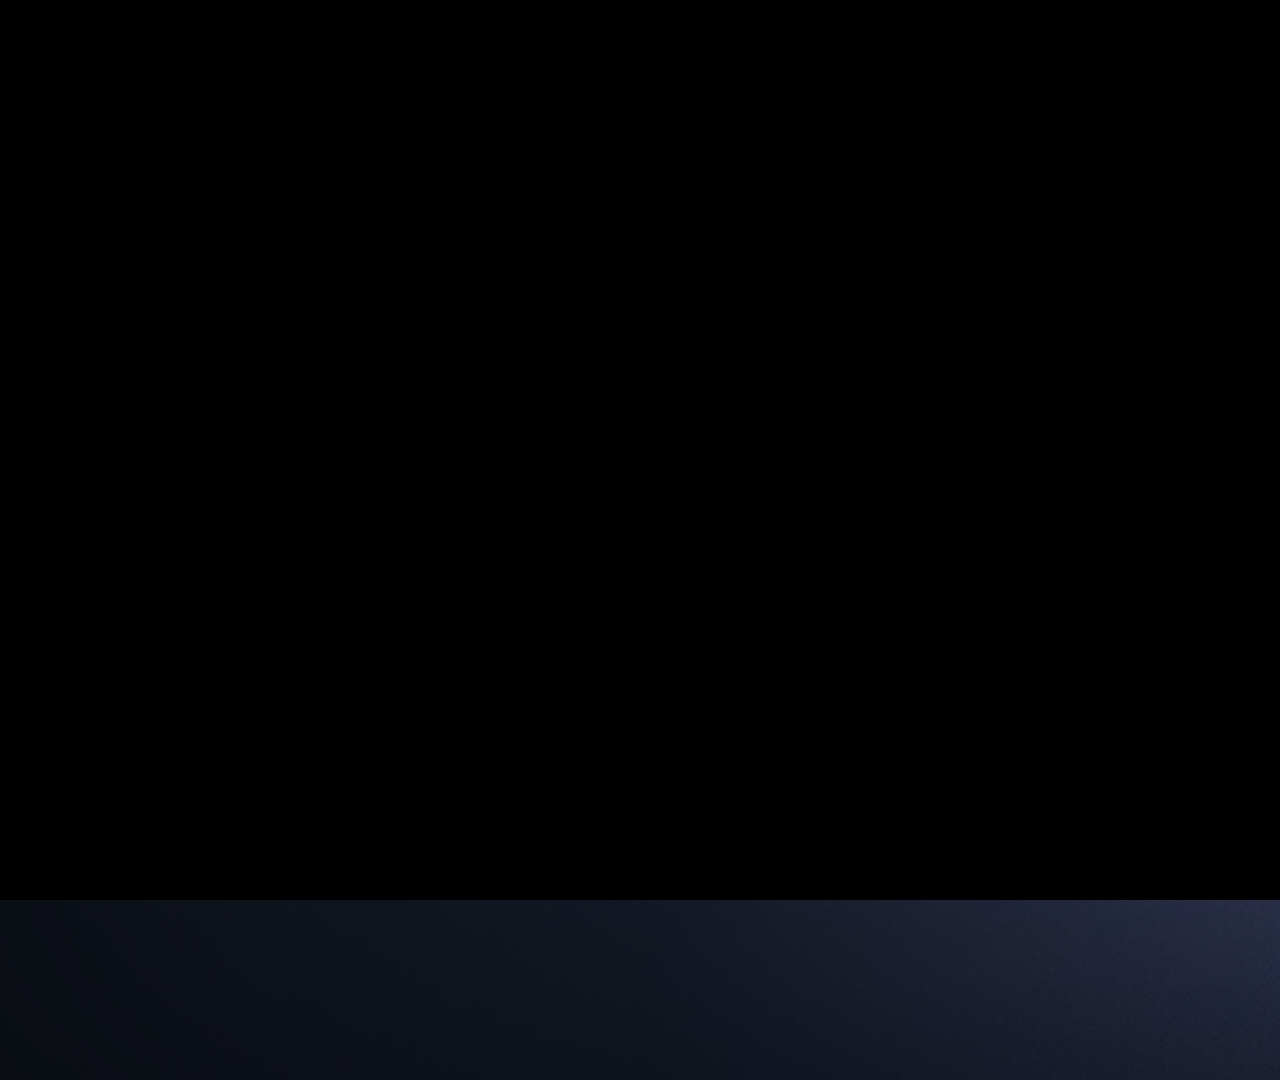
<file: video/promo.html>
<!doctype html>
<html lang="ko">
<head>
<meta charset="utf-8">
<title>프리미엄 프라이빗 커플 스파 — 홍보영상</title>
<link rel="stylesheet" href="../deck/styles.css">
<style>
html, body { margin: 0; padding: 0 !important; background: #000; overflow: hidden; }
#stage { position: relative; width: 1920px; height: 1080px; overflow: hidden; background: #05080C; }
.scene { position: absolute; inset: 0; opacity: 0; visibility: hidden; }
.bg { position: absolute; inset: 0; overflow: hidden; }
.bg .kb { position: absolute; inset: -4%; will-change: transform; }
.bg .kb img { width: 100%; height: 100%; object-fit: cover; display: block; }
.shade-l { position: absolute; inset: 0; background: linear-gradient(90deg, rgba(8,12,18,.92) 0%, rgba(8,12,18,.72) 34%, rgba(8,12,18,.18) 66%, rgba(8,12,18,0) 82%); }
.shade-b { position: absolute; inset: 0; background: linear-gradient(0deg, rgba(8,12,18,.92) 0%, rgba(8,12,18,.55) 36%, rgba(8,12,18,0) 64%); }
.shade-all { position: absolute; inset: 0; background: rgba(8,12,18,.58); }
.line { display: block; overflow: hidden; padding-bottom: .08em; }
.line > span { display: inline-block; will-change: transform; }
.fade { will-change: opacity, transform; }
.kick { font-family: var(--sans); font-weight: 600; font-size: 20px; letter-spacing: .3em; text-transform: uppercase; color: var(--brass-l); }
.serif { font-family: var(--serif); letter-spacing: -.03em; }
.latin { font-family: var(--latin); font-style: italic; }
.pill { display: inline-flex; align-items: center; gap: 12px; padding: 14px 26px; border-radius: 999px; border: 1px solid rgba(244,239,231,.35); color: #F4EFE7; font-size: 28px; font-weight: 500; background: rgba(8,12,18,.35); }
.pill b { color: var(--brass-l); font-weight: 600; }

/* V1 */
#v1 .txt { position: absolute; left: 140px; top: 290px; width: 1100px; color: #F7F2EA; }
#v1 h1 { font-family: var(--serif); font-weight: 400; font-size: 128px; line-height: 1.12; letter-spacing: -.035em; margin-top: 34px; }
#v1 .en { font-size: 58px; color: var(--brass-l); margin-top: 30px; }
#v1 .brand { position: absolute; left: 140px; bottom: 100px; font-size: 22px; letter-spacing: .3em; color: var(--d2); font-weight: 500; }

/* V2 */
#v2 .txt { position: absolute; left: 140px; top: 300px; width: 1000px; color: #F4EFE7; }
#v2 .small { font-size: 34px; color: var(--d2); font-weight: 500; }
#v2 h2 { font-family: var(--serif); font-weight: 500; font-size: 92px; line-height: 1.2; margin-top: 22px; letter-spacing: -.035em; }
#v2 .pills { display: flex; gap: 18px; margin-top: 56px; }

/* V3 */
#v3 .center { position: absolute; left: 0; right: 0; top: 330px; text-align: center; color: #F4EFE7; }
#v3 .a { font-size: 40px; color: var(--d2); font-weight: 500; }
#v3 h2 { font-family: var(--serif); font-weight: 500; font-size: 110px; margin-top: 26px; letter-spacing: -.035em; }
#v3 .chips { display: flex; justify-content: center; gap: 16px; margin-top: 70px; }

/* V4 floors */
#v4 .flr { position: absolute; inset: 0; opacity: 0; }
#v4 .info { position: absolute; left: 140px; bottom: 130px; color: #F4EFE7; width: 1200px; }
#v4 .no { font-family: var(--latin); font-weight: 400; font-size: 190px; line-height: .8; color: var(--brass-l); font-variant-numeric: lining-nums; font-feature-settings: "lnum" 1; }
#v4 .name { font-family: var(--serif); font-weight: 500; font-size: 76px; margin-top: 26px; letter-spacing: -.03em; }
#v4 .sub { font-size: 30px; color: var(--d2); margin-top: 16px; }
#v4 .feats { display: flex; gap: 16px; margin-top: 34px; flex-wrap: wrap; }
#v4 .feats .pill { font-size: 25px; padding: 12px 22px; }
#v4 .feats .ico { width: 30px; height: 30px; color: var(--brass-l); stroke-width: 1.7; }
#v4 .rail { position: absolute; right: 120px; top: 50%; transform: translateY(-50%); display: flex; flex-direction: column; gap: 34px; align-items: flex-end; }
#v4 .rail div { font-family: var(--latin); font-variant-numeric: lining-nums; font-feature-settings: "lnum" 1; font-size: 40px; color: rgba(244,239,231,.35); display: flex; align-items: center; gap: 18px; }
#v4 .rail div i { display: inline-block; width: 40px; height: 1px; background: currentColor; }
#v4 .rail div.on { color: var(--brass-l); }

/* V5 locations */
#v5 .panel { position: absolute; top: 0; bottom: 0; width: 640px; overflow: hidden; }
#v5 .panel .bg .kb { inset: -5%; }
#v5 .panel .cap { position: absolute; left: 50px; right: 40px; bottom: 90px; color: #F4EFE7; }
#v5 .panel .cap .latin { font-size: 72px; color: var(--brass-l); line-height: 1; }
#v5 .panel .cap h3 { font-family: var(--serif); font-weight: 500; font-size: 52px; margin-top: 14px; }
#v5 .panel .cap p { font-size: 24px; color: var(--d2); margin-top: 12px; letter-spacing: .2em; text-transform: uppercase; font-weight: 600; }
#v5 .panel .cap .rec { font-size: 24px; color: #F4EFE7; margin-top: 22px; padding-top: 18px; border-top: 1px solid rgba(244,239,231,.25); letter-spacing: 0; text-transform: none; font-weight: 500; }
#v5 .panel .cap .rec b { color: var(--brass-l); margin-right: 10px; }
#v5 .top { position: absolute; left: 0; right: 0; top: 0; height: 300px; background: linear-gradient(180deg, rgba(8,12,18,.85), rgba(8,12,18,0)); }
#v5 .title { position: absolute; left: 0; right: 0; top: 90px; text-align: center; color: #F4EFE7; }
#v5 .title h2 { font-family: var(--serif); font-weight: 500; font-size: 64px; margin-top: 16px; letter-spacing: -.03em; }
#v5 .sep { position: absolute; top: 0; bottom: 0; width: 2px; background: rgba(8,12,18,.9); }

/* V6 stairs */
#v6 { background: var(--ink); }
#v6 .hd { position: absolute; left: 140px; top: 110px; color: #F4EFE7; }
#v6 .hd h2 { font-family: var(--serif); font-weight: 500; font-size: 76px; margin-top: 24px; letter-spacing: -.03em; }
#v6 svg { position: absolute; left: 140px; top: 360px; }
#v6 .note { position: absolute; right: 150px; top: 430px; width: 560px; color: #F4EFE7; }
#v6 .note .k { font-size: 26px; color: var(--d2); }
#v6 .note .v { font-size: 76px; font-weight: 600; letter-spacing: -.03em; margin-top: 14px; }
#v6 .note .v small { font-size: 34px; color: var(--d2); font-weight: 500; }
#v6 .note p { font-size: 24px; color: var(--d2); line-height: 1.6; margin-top: 26px; }

/* V7 numbers */
#v7 { background: var(--paper); }
#v7 .paper-tex { opacity: 1; }
#v7 .hd { position: absolute; left: 140px; top: 100px; }
#v7 .hd h2 { font-family: var(--serif); font-weight: 500; font-size: 66px; margin-top: 22px; letter-spacing: -.03em; color: var(--t1); }
#v7 .kick { color: var(--brass-d); }
#v7 .part { position: absolute; inset: 0; }
#v7 .legend { position: absolute; left: 300px; top: 320px; font-size: 22px; }
#v7 #vc-revenue { position: absolute; left: 140px; top: 380px; }
#v7 .bepnote { position: absolute; right: 120px; top: 420px; width: 470px; }
#v7 .bepnote .k { font-size: 22px; color: var(--t3); font-weight: 600; letter-spacing: .06em; }
#v7 .bepnote .v { font-size: 50px; font-weight: 600; letter-spacing: -.03em; color: var(--t1); margin-top: 8px; white-space: nowrap; }
#v7 .bepnote .v small { font-size: 28px; color: var(--t2); font-weight: 500; }
#v7 .bepnote p { font-size: 22px; color: var(--t2); line-height: 1.6; margin-top: 16px; }
#v7 #vc-roadmap { position: absolute; left: 140px; top: 330px; }
#v7 .tiles { position: absolute; right: 140px; top: 330px; width: 900px; display: grid; grid-template-columns: 1fr 1fr; gap: 24px; }
#v7 .tiles .card { padding: 34px 34px 36px; }
#v7 .tiles .v { font-size: 64px; font-weight: 600; letter-spacing: -.03em; color: var(--t1); }
#v7 .tiles .v small { font-size: 30px; color: var(--t2); font-weight: 500; margin-left: 4px; }
#v7 .tiles .l { font-size: 24px; color: var(--t2); margin-top: 12px; }

/* V8 closing */
#v8 .c1, #v8 .c2 { position: absolute; left: 0; right: 0; text-align: center; color: #F4EFE7; }
#v8 .c1 { top: 380px; }
#v8 .c1 .serif { font-size: 82px; font-weight: 400; line-height: 1.35; }
#v8 .c1 em { font-style: normal; color: var(--brass-l); }
#v8 .c2 { top: 340px; }
#v8 .c2 .latin { font-size: 100px; color: var(--brass-l); font-weight: 300; }
#v8 .c2 h2 { font-family: var(--serif); font-weight: 400; font-size: 60px; margin-top: 30px; letter-spacing: -.02em; }
#v8 .c2 .co { font-size: 26px; letter-spacing: .34em; color: var(--d2); margin-top: 50px; font-weight: 500; }
#v8 .disc { position: absolute; left: 0; right: 0; bottom: 70px; text-align: center; font-size: 19px; color: rgba(244,239,231,.55); }
#fade { position: absolute; inset: 0; background: #000; pointer-events: none; }
</style>
</head>
<body>
<svg width="0" height="0" style="position:absolute" aria-hidden="true"><defs>
  <symbol id="i-bath" viewBox="0 0 24 24"><path d="M3 12h18v1.5a5.5 5.5 0 0 1-5.5 5.5h-7A5.5 5.5 0 0 1 3 13.5z"/><path d="M6 12V6.2a2.2 2.2 0 0 1 4.2-.9"/><path d="M7 19l-1 2M17 19l1 2"/></symbol>
  <symbol id="i-shower" viewBox="0 0 24 24"><path d="M5 21V7a3 3 0 0 1 3-3h1"/><path d="M9 4h2a4 4 0 0 1 4 4H9z"/><path d="M10 11.5v1.5M12.5 11.5v1.5M15 11.5v1.5M11 15.5V17M13.5 15.5V17M16 15.5V17M12 19.5V21M14.5 19.5V21"/></symbol>
  <symbol id="i-sauna" viewBox="0 0 24 24"><path d="M3 20.5h18"/><path d="M5 20.5V15h14v5.5"/><path d="M5 17.7h14"/><path d="M8.5 11.5c-1-1-1-2 0-3s1-2 0-3M12 11.5c-1-1-1-2 0-3s1-2 0-3M15.5 11.5c-1-1-1-2 0-3s1-2 0-3"/></symbol>
  <symbol id="i-tea" viewBox="0 0 24 24"><path d="M4 9.5h12v3.5a6 6 0 0 1-6 6h0a6 6 0 0 1-6-6z"/><path d="M16 10.5h1.5a2.5 2.5 0 0 1 0 5H16"/><path d="M8 3.5c-.8.8-.8 1.7 0 2.5M11.5 3.5c-.8.8-.8 1.7 0 2.5"/><path d="M3 21.5h14"/></symbol>
  <symbol id="i-lotus" viewBox="0 0 24 24"><path d="M12 20c-4.2 0-7.6-3-8.5-7.2 3.2 0 6.3 1.6 8.5 4.2 2.2-2.6 5.3-4.2 8.5-4.2-.9 4.2-4.3 7.2-8.5 7.2z"/><path d="M12 17c-2.1-2.2-2.6-5.4 0-9.5 2.6 4.1 2.1 7.3 0 9.5z"/></symbol>
  <symbol id="i-pool" viewBox="0 0 24 24"><path d="M2.5 17c1.6 0 1.6-1 3.2-1s1.6 1 3.2 1 1.6-1 3.1-1 1.6 1 3.2 1 1.6-1 3.2-1 1.6 1 3.1 1"/><path d="M2.5 21c1.6 0 1.6-1 3.2-1s1.6 1 3.2 1 1.6-1 3.1-1 1.6 1 3.2 1 1.6-1 3.2-1 1.6 1 3.1 1"/><path d="M8 14V5.2a2 2 0 0 1 3.9-.6M15 14V5.2a2 2 0 0 1 3.9-.6M8 8h7M8 11.2h7"/></symbol>
  <symbol id="i-sunset" viewBox="0 0 24 24"><path d="M2.5 17h19"/><path d="M6.5 17a5.5 5.5 0 0 1 11 0"/><path d="M12 7.5V5M5.3 10.3 3.8 8.8M18.7 10.3l1.5-1.5"/><path d="M6 20.5h12"/></symbol>
  <symbol id="i-bell" viewBox="0 0 24 24"><path d="M3.5 17.5h17"/><path d="M5.5 17.5a6.5 6.5 0 0 1 13 0"/><path d="M12 11V8.8M10 8.5h4"/><path d="M2.5 20.5h19"/></symbol>
  <symbol id="i-chat" viewBox="0 0 24 24"><path d="M20.5 12a8.5 8.5 0 0 1-12.4 7.5L3.5 20.5l1-4.4A8.5 8.5 0 1 1 20.5 12z"/><path d="M8.5 12h.01M12 12h.01M15.5 12h.01"/></symbol>
  <symbol id="i-card" viewBox="0 0 24 24"><rect x="3" y="5.5" width="18" height="13" rx="2"/><path d="M3 9.5h18"/><path d="M12 16.4l-2.3-2.1a1.4 1.4 0 0 1 2.3-1.4 1.4 1.4 0 0 1 2.3 1.4z"/></symbol>
  <symbol id="i-gift" viewBox="0 0 24 24"><rect x="3.5" y="9" width="17" height="11.5" rx="1.5"/><path d="M3 9h18M12 9v11.5"/><path d="M12 9c-2.5 0-5-1-5-3a2 2 0 0 1 3.8-.8L12 9l1.2-3.8A2 2 0 0 1 17 6c0 2-2.5 3-5 3z"/></symbol>
</defs></svg>

<div id="stage">
  <!-- V1 opening -->
  <section class="scene" id="v1" data-in="0" data-out="6">
    <div class="bg"><div class="kb" data-slot="cover"></div></div>
    <div class="shade-l"></div>
    <div class="tx"><div class="txt">
      <div class="kick fade" id="v1k">Busan · Premium Private Couple Spa</div>
      <h1><span class="line"><span id="v1l1">프리미엄 프라이빗</span></span><span class="line"><span id="v1l2">커플 스파</span></span></h1>
      <div class="latin en fade" id="v1en">Three private hours, for two.</div>
    </div>
    <div class="brand fade" id="v1b">㈜C&amp;C · INTERIOR &amp; CONSULTING</div></div>
  </section>

  <!-- V2 concept -->
  <section class="scene" id="v2" data-in="6" data-out="12">
    <div class="bg"><div class="kb" data-slot="concept"></div></div>
    <div class="shade-l"></div>
    <div class="tx"><div class="txt">
      <div class="small fade" id="v2a">찜질방도, 바디숍도 아닌</div>
      <h2><span class="line"><span id="v2l1">둘만을 위한</span></span><span class="line"><span id="v2l2">독립된 프라이빗 스파</span></span></h2>
      <div class="pills">
        <span class="pill fade" id="v2p1"><b>3시간</b> 단위 대실</span>
        <span class="pill fade" id="v2p2">2인 <b>100,000원</b></span>
        <span class="pill fade" id="v2p3">예약제 운영</span>
      </div>
    </div>
  </section></div>

  <!-- V3 trend / target -->
  <section class="scene" id="v3" data-in="12" data-out="18">
    <div class="bg"><div class="kb" data-slot="__city"></div></div>
    <div class="shade-all" style="background:rgba(8,12,18,.45)"></div>
    <div class="tx"><div class="center">
      <div class="a fade" id="v3a">일본·서울에서 시작된 커플 프라이빗 스파</div>
      <h2><span class="line"><span id="v3l1">이제, 부산에서.</span></span></h2>
      <div class="chips">
        <span class="pill fade" id="v3c1">20~30대 커플</span>
        <span class="pill fade" id="v3c2">여성 2인</span>
        <span class="pill fade" id="v3c3">30~40대 부부</span>
        <span class="pill fade" id="v3c4">관광객</span>
        <span class="pill fade" id="v3c5">다이어트 고객</span>
      </div>
    </div>
  </section></div>

  <!-- V4 floors -->
  <section class="scene" id="v4" data-in="18" data-out="42">
    <div class="flr" id="f3">
      <div class="bg"><div class="kb" data-slot="reception"></div></div><div class="shade-b"></div>
      <div class="info ftx"><div class="no">3F</div><div class="name">리셉션 · 상담 · 대기</div><div class="sub">예약 확인부터 옵션 상담, 회원관리까지 — 고객 접점</div>
        <div class="feats"><span class="pill"><svg class="ico"><use href="#i-bell"/></svg>예약 확인</span><span class="pill"><svg class="ico"><use href="#i-chat"/></svg>옵션 상담</span><span class="pill"><svg class="ico"><use href="#i-card"/></svg>회원관리</span></div></div>
    </div>
    <div class="flr" id="f4">
      <div class="bg"><div class="kb" data-slot="floor4_spa"></div></div><div class="shade-b"></div>
      <div class="info ftx"><div class="no">4F</div><div class="name">실내 프라이빗 스파 6실</div><div class="sub">두 사람만을 위한 3시간 — 핵심 매출원</div>
        <div class="feats"><span class="pill"><svg class="ico"><use href="#i-bath"/></svg>2인용 욕조</span><span class="pill"><svg class="ico"><use href="#i-shower"/></svg>샤워</span><span class="pill"><svg class="ico"><use href="#i-sauna"/></svg>핀란드식 사우나</span><span class="pill"><svg class="ico"><use href="#i-tea"/></svg>티/리프레시 존</span></div></div>
    </div>
    <div class="flr" id="f5">
      <div class="bg"><div class="kb" data-slot="floor5_outdoor"></div></div><div class="shade-b"></div>
      <div class="info ftx"><div class="no">5F</div><div class="name">야외 스파 3실 + 바디케어 3실</div><div class="sub">하늘이 열린 야외 스파와 테라스 티 존, 이어지는 바디케어</div>
        <div class="feats"><span class="pill"><svg class="ico"><use href="#i-bath"/></svg>야외 스파 3실</span><span class="pill"><svg class="ico"><use href="#i-tea"/></svg>테라스 티 존</span><span class="pill"><svg class="ico"><use href="#i-lotus"/></svg>바디케어 3실</span></div></div>
    </div>
    <div class="flr" id="f6">
      <div class="bg"><div class="kb" data-slot="floor6_pool"></div></div><div class="shade-b"></div>
      <div class="info ftx"><div class="no">6F</div><div class="name">4인 프라이빗 풀 + 테라스</div><div class="sub">VIP · 기념일 · 소규모 단체 — 패키지 250,000~350,000원</div>
        <div class="feats"><span class="pill"><svg class="ico"><use href="#i-pool"/></svg>최대 4인</span><span class="pill"><svg class="ico"><use href="#i-gift"/></svg>기념일 · 프로포즈</span><span class="pill"><svg class="ico"><use href="#i-sunset"/></svg>테라스</span></div></div>
    </div>
    <div class="tx"><div class="rail fade" id="rail"><div data-f="6">6F<i></i></div><div data-f="5">5F<i></i></div><div data-f="4">4F<i></i></div><div data-f="3">3F<i></i></div></div></div>
  </section>

  <!-- V5 locations -->
  <section class="scene" id="v5" data-in="42" data-out="51">
    <div class="panel" id="p1" style="left:0"><div class="bg"><div class="kb" data-slot="loc_haeundae"></div></div><div class="shade-b"></div>
      <div class="tx"><div class="cap fade" id="c1"><div class="latin">Haeundae</div><h3>해운대</h3><p>Ocean &amp; Skyline</p><div class="rec"><b>추천</b>스파 + 바디케어 · 6F 풀 VIP</div></div></div></div>
    <div class="panel" id="p2" style="left:640px"><div class="bg"><div class="kb" data-slot="loc_nampo"></div></div><div class="shade-b"></div>
      <div class="tx"><div class="cap fade" id="c2"><div class="latin">Nampo-dong</div><h3>남포동</h3><p>Harbor &amp; Night</p><div class="rec"><b>추천</b>3시간 스파 · 스파 + 스킨</div></div></div></div>
    <div class="panel" id="p3" style="left:1280px"><div class="bg"><div class="kb" data-slot="loc_myeongji"></div></div><div class="shade-b"></div>
      <div class="tx"><div class="cap fade" id="c3"><div class="latin">Myeongji</div><h3>명지</h3><p>Sunset &amp; New Town</p><div class="rec"><b>추천</b>프리미엄 커플 · 바디 리셋</div></div></div></div>
    <div class="sep" style="left:639px"></div><div class="sep" style="left:1279px"></div>
    <div class="top" id="v5top"></div>
    <div class="tx"><div class="title fade" id="v5t"><div class="kick">Location Concept · Busan</div><h2>부산 3대 권역, 세 가지 무드</h2></div></div>
  </section>

  <!-- V6 stairs -->
  <section class="scene" id="v6" data-in="51" data-out="60">
    <div class="bg" style="opacity:.35"><div class="kb" data-slot="__city"></div></div>
    <div class="tx"><div class="hd"><div class="kick fade" id="v6k">Pricing Strategy</div><h2><span class="line"><span id="v6l1">10만원으로 들어와, 15~25만원의 경험으로</span></span></h2></div>
    <svg id="vc-stairs"></svg>
    <div class="note fade" id="v6n"><div class="k">1팀당 평균 결제액</div><div class="v">10만 → 15~25<small>만원</small></div><p>스파 + 스킨케어 15만원을 대표상품으로, 바디케어·고급 스킨케어는 선택형 옵션으로. 주말·기념일엔 할인 대신 VIP 패키지와 6F 풀.</p></div></div>
  </section>

  <!-- V7 numbers -->
  <section class="scene" id="v7" data-in="60" data-out="72">
    <div class="paper-tex"></div>
    <div class="tx"><div class="part" id="v7a">
      <div class="hd"><div class="kick fade" id="v7k1">Revenue Simulation</div><h2><span class="line"><span id="v7l1">월 매출 시뮬레이션 — 9개 스파실 기준</span></span></h2></div>
      <div class="legend fade" id="v7lg"><span><i style="background:var(--sea)"></i>스파 대실</span><span><i style="background:var(--brass)"></i>결합·부가 상품</span></div>
      <svg id="vc-revenue"></svg>
      <div class="bepnote fade" id="v7bep"><div class="k">1차 손익분기 목표</div><div class="v">6,500~7,000<small>만원/월</small></div><p>월 고정성 비용 약 4,500만원, 매출연동 비용 10~15% 가정</p></div>
    </div>
    <div class="part" id="v7b">
      <div class="hd"><div class="kick fade" id="v7k2">Growth Roadmap</div><h2><span class="line"><span id="v7l2">월 7,000만원에서 1억원+로</span></span></h2></div>
      <svg id="vc-roadmap"></svg>
      <div class="tiles">
        <div class="card fade" id="v7t1"><div class="v">9<small>실</small></div><div class="l">스파 객실 · 4F 6실 + 5F 야외 3실</div></div>
        <div class="card fade" id="v7t2"><div class="v">2.0~2.5<small>회</small></div><div class="l">객실당 일 목표 회전 · 11:00–23:00</div></div>
        <div class="card fade" id="v7t3"><div class="v">3.7<small>억원</small></div><div class="l">공사 목표액 (VAT 별도)</div></div>
        <div class="card fade" id="v7t4"><div class="v">10~14<small>주</small></div><div class="l">사업성 확정부터 소프트오픈까지</div></div>
      </div>
    </div></div>
  </section>

  <!-- V8 closing -->
  <section class="scene" id="v8" data-in="72" data-out="84">
    <div class="bg"><div class="kb" data-slot="closing"></div></div>
    <div class="shade-all" style="background:rgba(8,12,18,.62)"></div>
    <div class="c1"><div class="serif"><span class="line"><span id="v8l1">가격은 <em>접근 가능하게,</em></span></span><span class="line"><span id="v8l2">공간·청결·서비스는 <em>프리미엄으로.</em></span></span></div></div>
    <div class="c2"><div class="latin fade" id="v8en">Three private hours, for two.</div><h2 class="fade" id="v8h">프리미엄 프라이빗 커플 스파</h2><div class="co fade" id="v8co">㈜C&amp;C · INTERIOR &amp; CONSULTING</div></div>
    <div class="disc fade" id="v8d">※ 공간·인물 이미지는 연출용 컨셉 이미지이며, 수치는 사업계획서 기준 시뮬레이션입니다.</div>
  </section>

  <div id="fade"></div>
</div>

<script src="../deck/data.js"></script>
<script src="../deck/photos.js" onerror="window.PHOTOS = window.PHOTOS || {}"></script>
<script src="../deck/charts.js"></script>
<script>
(function () {
  const S = window.SLOTS, PH = window.PHOTOS || {};
  const DUR = 84;
  window.DURATION = DUR;
  const $ = (id) => document.getElementById(id);
  const clamp = (v, a, b) => Math.max(a, Math.min(b, v));
  const seg = (t, a, b) => clamp((t - a) / (b - a), 0, 1);
  const eo = (x) => 1 - Math.pow(1 - x, 3);                  // ease-out cubic
  const eio = (x) => x < .5 ? 4 * x * x * x : 1 - Math.pow(-2 * x + 2, 3) / 2;

  // photos (stand-in atmosphere images where a real photo is missing)
  document.querySelectorAll(".kb[data-slot]").forEach((kb) => {
    const slot = kb.dataset.slot;
    const img = document.createElement("img");
    if (slot === "__city") img.src = "../assets/atmos/atmos_city_bokeh.jpg";
    else {
      const def = S[slot] || {}, real = PH[slot];
      img.src = real ? real.src : `../assets/atmos/${def.fb || "atmos_city_bokeh"}.jpg`;
      img.style.objectPosition = (real && real.pos) || def.pos || "50% 50%";
    }
    kb.appendChild(img);
  });

  // helpers ------------------------------------------------------------
  function fadeUp(el, t, a, d, dist) {           // fade + rise
    const p = eo(seg(t, a, a + (d || 0.8)));
    el.style.opacity = p;
    el.style.transform = `translateY(${(1 - p) * (dist == null ? 26 : dist)}px)`;
  }
  function lineUp(el, t, a, d) {                  // masked line reveal
    const p = eo(seg(t, a, a + (d || 0.9)));
    el.style.transform = `translateY(${(1 - p) * 110}%)`;
  }
  function kenburns(kb, t, a, b, from, to) {      // from/to: [scale, x%, y%]
    const p = eio(seg(t, a, b));
    const s = from[0] + (to[0] - from[0]) * p;
    const x = from[1] + (to[1] - from[1]) * p;
    const y = from[2] + (to[2] - from[2]) * p;
    kb.style.transform = `translate(${x}%, ${y}%) scale(${s})`;
  }
  // Scenes dissolve: a scene fades in over [in - fin, in] on top of the previous one, which
  // stays fully opaque underneath until then. Text (.tx) leaves just before the next scene.
  function sceneVis(sc, t, fin, linger) {
    const a = +sc.dataset.in, b = +sc.dataset.out;
    fin = fin || 0; linger = linger || 0;
    const vis = t >= a - fin - 1e-6 && t < b + linger;
    sc.style.visibility = vis ? "visible" : "hidden";
    if (!vis) { sc.style.opacity = 0; return false; }
    const o = Math.min(fin ? eio(seg(t, a - fin, a)) : 1, linger ? 1 - seg(t, b, b + linger) : 1);
    sc.style.opacity = o;
    const txo = 1 - seg(t, b - 1.0, b - 0.3);
    sc.querySelectorAll(":scope > .tx, .panel .tx").forEach((el) => { el.style.opacity = txo; });
    return true;
  }

  const sc = Object.fromEntries([...document.querySelectorAll(".scene")].map((s) => [s.id, s]));

  window.renderFrame = function (t) {
    // global fade in / out
    $("fade").style.opacity = Math.max(1 - seg(t, 0, 1.2), seg(t, DUR - 2.0, DUR - 0.2));

    // V1 --------------------------------------------------------------
    if (sceneVis(sc.v1, t, 0)) {
      kenburns(sc.v1.querySelector(".kb"), t, 0, 7, [1.14, -1.5, 0], [1.02, 0.5, 0]);
      fadeUp($("v1k"), t, 0.8, 1.0, 14);
      $("v1k").style.letterSpacing = (0.55 - 0.25 * eo(seg(t, 0.8, 2.2))) + "em";
      lineUp($("v1l1"), t, 1.3); lineUp($("v1l2"), t, 1.65);
      fadeUp($("v1en"), t, 2.7, 1.0); fadeUp($("v1b"), t, 3.4, 1.0, 10);
    }
    // V2 --------------------------------------------------------------
    if (sceneVis(sc.v2, t, 0.9)) {
      kenburns(sc.v2.querySelector(".kb"), t, 5.1, 12.2, [1.02, 1.5, 0], [1.12, -1.0, -1]);
      fadeUp($("v2a"), t, 6.2, 0.8); lineUp($("v2l1"), t, 6.6); lineUp($("v2l2"), t, 6.95);
      fadeUp($("v2p1"), t, 8.1, 0.7, 18); fadeUp($("v2p2"), t, 8.45, 0.7, 18); fadeUp($("v2p3"), t, 8.8, 0.7, 18);
    }
    // V3 --------------------------------------------------------------
    if (sceneVis(sc.v3, t, 0.9)) {
      kenburns(sc.v3.querySelector(".kb"), t, 11.1, 18.2, [1.05, -2, 0], [1.14, 2, 0]);
      fadeUp($("v3a"), t, 12.2, 0.8); lineUp($("v3l1"), t, 12.8, 1.0);
      for (let i = 1; i <= 5; i++) fadeUp($("v3c" + i), t, 14.2 + i * 0.22, 0.7, 18);
    }
    // V4 floors (linger: fades out under the V5 panel wipe) ----------------
    if (sceneVis(sc.v4, t, 0.9, 2.0)) {
      const floors = [["f3", 18], ["f4", 24], ["f5", 30], ["f6", 36]];
      let cur = 3;
      floors.forEach(([id, a], i) => {
        const el = $(id), next = i < floors.length - 1 ? floors[i + 1][1] : Infinity;
        const vis = (i === 0 || t >= a - 0.9) && t < next;
        el.style.visibility = vis ? "visible" : "hidden";
        el.style.opacity = i === 0 ? 1 : eio(seg(t, a - 0.9, a));
        if (vis) {
          const dur = (next === Infinity ? 44 : next) - a;
          kenburns(el.querySelector(".kb"), t, a - 0.9, a + dur, i % 2 ? [1.03, 1.5, 0] : [1.13, -1.5, 0], i % 2 ? [1.13, -1.5, -0.5] : [1.03, 1.5, 0.5]);
          const info = el.querySelector(".info");
          const leave = next === Infinity ? 42 : next;
          info.style.opacity = 1 - seg(t, leave - 1.0, leave - 0.3);
          fadeUp(info.querySelector(".no"), t, a + 0.1, 0.9, 30);
          fadeUp(info.querySelector(".name"), t, a + 0.35, 0.9, 24);
          fadeUp(info.querySelector(".sub"), t, a + 0.6, 0.9, 18);
          info.querySelectorAll(".feats .pill").forEach((pl, k) => fadeUp(pl, t, a + 1.0 + k * 0.18, 0.7, 14));
        }
        if (t >= a - 0.45) cur = +id.slice(1);
      });
      fadeUp($("rail"), t, 18.3, 1.0, 0);
      $("rail").querySelectorAll("div").forEach((d) => d.classList.toggle("on", +d.dataset.f === cur));
    }
    // V5 locations: panels wipe up over the fading floors ---------------------
    if (sceneVis(sc.v5, t, 0)) {
      ["p1", "p2", "p3"].forEach((id, i) => {
        const p = eo(seg(t, 42.0 + i * 0.35, 43.4 + i * 0.35));
        $(id).style.clipPath = `inset(${(1 - p) * 100}% 0 0 0)`;
        kenburns($(id).querySelector(".kb"), t, 41.8, 51.5, [1.18, 0, 2], [1.04, 0, -1]);
        fadeUp($("c" + (i + 1)), t, 43.5 + i * 0.3, 0.9, 24);
      });
      const tp = seg(t, 42.4, 43.6);
      $("v5top").style.opacity = tp;
      sc.v5.querySelectorAll(".sep").forEach((e) => { e.style.opacity = seg(t, 43.0, 44.2); });
      fadeUp($("v5t"), t, 44.4, 1.0, 16);
    }
    // V6 stairs ---------------------------------------------------------------
    if (sceneVis(sc.v6, t, 0.9)) {
      kenburns(sc.v6.querySelector(".kb"), t, 50.1, 60.2, [1.05, 0, 0], [1.15, -2, 0]);
      fadeUp($("v6k"), t, 51.1, 0.8); lineUp($("v6l1"), t, 51.4, 1.0);
      Charts.stairs($("vc-stairs"), { w: 1000, h: 560, progress: seg(t, 52.3, 55.9) });
      fadeUp($("v6n"), t, 56.1, 1.0, 20);
    }
    // V7 numbers ----------------------------------------------------------------
    if (sceneVis(sc.v7, t, 0.9)) {
      const pa = 1 - seg(t, 65.5, 66.2), pb = seg(t, 65.9, 66.6);
      $("v7a").style.opacity = pa; $("v7a").style.visibility = pa > 0.001 ? "visible" : "hidden";
      $("v7b").style.opacity = pb; $("v7b").style.visibility = pb > 0.001 ? "visible" : "hidden";
      if (pa > 0.001) {
        fadeUp($("v7k1"), t, 60.1, 0.8); lineUp($("v7l1"), t, 60.4, 1.0);
        fadeUp($("v7lg"), t, 60.9, 0.8, 10);
        Charts.revenue($("vc-revenue"), { w: 1180, h: 520, progress: seg(t, 61.1, 64.1) });
        fadeUp($("v7bep"), t, 63.5, 0.9, 16);
      }
      if (pb > 0.001) {
        fadeUp($("v7k2"), t, 66.2, 0.8); lineUp($("v7l2"), t, 66.4, 1.0);
        Charts.roadmap($("vc-roadmap"), { w: 700, h: 560, progress: seg(t, 66.9, 69.4) });
        for (let i = 1; i <= 4; i++) fadeUp($("v7t" + i), t, 67.2 + i * 0.28, 0.8, 18);
      }
    }
    // V8 closing -------------------------------------------------------------------
    if (sceneVis(sc.v8, t, 0.9)) {
      kenburns(sc.v8.querySelector(".kb"), t, 71.1, 84, [1.03, 0, 0], [1.16, -1.5, -1]);
      lineUp($("v8l1"), t, 72.5, 1.0); lineUp($("v8l2"), t, 73.0, 1.0);
      document.querySelector("#v8 .c1").style.opacity = 1 - seg(t, 76.4, 77.2);
      fadeUp($("v8en"), t, 77.4, 1.2, 18); fadeUp($("v8h"), t, 78.1, 1.1, 16); fadeUp($("v8co"), t, 79.0, 1.1, 10); fadeUp($("v8d"), t, 79.6, 1.0, 0);
    }
  };

  (async () => {
    await document.fonts.ready;
    await Promise.all([...document.images].map((im) => im.complete ? 1 : new Promise((r) => { im.onload = im.onerror = r; })));
    window.renderFrame(0);
    document.body.dataset.ready = "1";
  })();
})();
</script>
</body>
</html>
</file>
<file: deck/styles.css>
/* ==========================================================================
   Premium Private Couple Spa — design system (shared by deck and video)
   Canvas: 1920 x 1080 px per slide / frame.
   ========================================================================== */

@import url("../assets/fonts/fonts.css");

@font-face { font-family: "Cormorant"; src: url("../assets/fonts/CormorantGaramond-Light.ttf"); font-weight: 300; font-style: normal; font-display: block; }
@font-face { font-family: "Cormorant"; src: url("../assets/fonts/CormorantGaramond-Regular.ttf"); font-weight: 400; font-style: normal; font-display: block; }
@font-face { font-family: "Cormorant"; src: url("../assets/fonts/CormorantGaramond-Medium.ttf"); font-weight: 500; font-style: normal; font-display: block; }
@font-face { font-family: "Cormorant"; src: url("../assets/fonts/CormorantGaramond-SemiBold.ttf"); font-weight: 600; font-style: normal; font-display: block; }
@font-face { font-family: "Cormorant"; src: url("../assets/fonts/CormorantGaramond-LightItalic.ttf"); font-weight: 300; font-style: italic; font-display: block; }
@font-face { font-family: "Cormorant"; src: url("../assets/fonts/CormorantGaramond-Italic.ttf"); font-weight: 400; font-style: italic; font-display: block; }
@font-face { font-family: "Cormorant"; src: url("../assets/fonts/CormorantGaramond-MediumItalic.ttf"); font-weight: 500; font-style: italic; font-display: block; }

:root {
  /* surfaces */
  --ink: #14202B;          /* night sea navy */
  --ink-2: #1B2A37;
  --ink-3: #26384A;
  --paper: #F7F3EC;        /* warm paper */
  --paper-2: #EFE8DC;
  --card: #FFFDF9;
  --sand: #E6DCCB;
  --stone: #CFC6B8;
  --hair: #E2DACD;         /* hairline on paper */
  --hair-dark: rgba(244, 239, 231, 0.16);

  /* brand accents */
  --brass: #AA7D2D;        /* chart slot 2 (light) */
  --brass-d: #86611F;      /* brass for small text on paper (>= 4.5:1) */
  --brass-l: #C9A66B;      /* brass on dark */
  --brass-xl: #E8D6B0;
  --sea: #1B709E;          /* chart slot 1 (light) */
  --sea-l: #3E92C4;        /* chart slot 1 (dark) */
  --sea-xl: #D6E6F0;
  --context: #CFC6B8;      /* de-emphasis marks on paper */

  /* text */
  --t1: #17212B;
  --t2: #4C5258;
  --t3: #85817A;
  --d1: #F4EFE7;
  --d2: #C3C9CE;
  --d3: #8A96A1;

  /* type */
  --serif: "Noto Serif KR", "Noto Serif CJK KR", "Nanum Myeongjo", serif;
  --sans: "Pretendard", "Noto Sans CJK KR", "Apple SD Gothic Neo", sans-serif;
  --latin: "Cormorant", "Cormorant Garamond", "Noto Serif KR", Georgia, serif;

  --pad-x: 120px;
  --pad-top: 96px;
  --pad-bottom: 84px;
}

* { box-sizing: border-box; margin: 0; padding: 0; }

html, body {
  background: #0B1118;
  font-family: var(--sans);
  color: var(--t1);
  -webkit-font-smoothing: antialiased;
  text-rendering: optimizeLegibility;
  
}

body { word-break: keep-all; overflow-wrap: break-word; line-break: strict; }

/* ------------------------------------------------------------------ slide */
.slide {
  position: relative;
  width: 1920px;
  height: 1080px;
  overflow: hidden;
  background: var(--paper);
  page-break-after: always;
  break-after: page;
}
.slide.dark { background: var(--ink); color: var(--d1); }

@page { size: 1920px 1080px; margin: 0; }
@media screen {
  body { padding: 40px 0; }
  .slide { margin: 0 auto 40px; box-shadow: 0 20px 60px rgba(0,0,0,.35); }
}
@media print {
  body { background: none; }
}

.paper-tex { position: absolute; inset: 0; background: url("../assets/atmos/paper.jpg") center/cover; opacity: .9; }

/* frame content area */
.inner {
  position: absolute;
  inset: var(--pad-top) var(--pad-x) var(--pad-bottom) var(--pad-x);
}

/* ---------------------------------------------------------------- header */
.kicker {
  display: flex; align-items: baseline; gap: 18px;
  font-family: var(--sans); font-weight: 600; font-size: 17px;
  letter-spacing: .28em; text-transform: uppercase; color: var(--brass-d);
}
.dark .kicker { color: var(--brass-l); }
.kicker .no {
  font-family: var(--latin); font-style: italic; font-weight: 500;
  font-size: 34px; letter-spacing: 0; text-transform: none;
}
.kicker .rule { flex: 0 0 56px; height: 1px; background: currentColor; opacity: .6; transform: translateY(-6px); }

h1, h2, h3 { font-weight: 500; }
.title {
  font-family: var(--serif); font-weight: 500; font-size: 60px; line-height: 1.22;
  letter-spacing: -.02em; color: var(--t1); margin-top: 22px; text-wrap: balance;
}
.dark .title { color: var(--d1); }
.lead {
  font-size: 27px; line-height: 1.6; color: var(--t2); margin-top: 18px; font-weight: 400;
  text-wrap: pretty;
}
.dark .lead { color: var(--d2); }

.en {
  font-family: var(--latin); font-style: italic; font-weight: 400; letter-spacing: 0;
}

/* ---------------------------------------------------------------- footer */
.ft {
  position: absolute; left: var(--pad-x); right: var(--pad-x); bottom: 34px;
  display: flex; justify-content: space-between; align-items: center;
  font-size: 15px; letter-spacing: .14em; text-transform: uppercase; color: var(--t3);
}
.dark .ft { color: rgba(244,239,231,.55); }
.ft .pg { font-family: var(--latin); font-style: italic; font-size: 22px; letter-spacing: 0; text-transform: none; }

/* ---------------------------------------------------------------- photo slot */
.ph {
  position: absolute; overflow: hidden; background: var(--ink-2);
}
.ph > img { position: absolute; inset: 0; width: 100%; height: 100%; object-fit: cover; }
.ph .slot-tag {
  position: absolute; left: 22px; bottom: 20px; z-index: 5;
  display: none; align-items: center; gap: 10px;
  padding: 9px 14px 9px 12px; border-radius: 3px;
  background: rgba(10,16,24,.62); color: #F4EFE7; backdrop-filter: blur(6px);
  font-size: 15px; letter-spacing: .02em; line-height: 1.3; max-width: 78%;
}
.ph .slot-tag b { font-weight: 700; letter-spacing: .16em; font-size: 12px; color: var(--brass-l); }
.show-slot-tags .ph.is-fallback .slot-tag { display: inline-flex; }
.ph.tag-top .slot-tag { top: 20px; bottom: auto; }
.ph.tag-right .slot-tag { left: auto; right: 22px; }

/* gradient scrims for text over photos */
.scrim-left { position: absolute; inset: 0; background: linear-gradient(90deg, rgba(11,17,24,.94) 0%, rgba(11,17,24,.80) 32%, rgba(11,17,24,.35) 58%, rgba(11,17,24,0) 78%); }
.scrim-bottom { position: absolute; inset: 0; background: linear-gradient(0deg, rgba(11,17,24,.92) 0%, rgba(11,17,24,.55) 38%, rgba(11,17,24,0) 70%); }
.scrim-right { position: absolute; inset: 0; background: linear-gradient(270deg, rgba(11,17,24,.94) 0%, rgba(11,17,24,.78) 34%, rgba(11,17,24,.25) 60%, rgba(11,17,24,0) 78%); }
.scrim-all { position: absolute; inset: 0; background: rgba(11,17,24,.55); }

/* ---------------------------------------------------------------- common bits */
.hair { height: 1px; background: var(--hair); }
.dark .hair { background: var(--hair-dark); }

.chip {
  display: inline-flex; align-items: center; gap: 8px;
  padding: 7px 14px; border-radius: 999px; font-size: 18px; font-weight: 500;
  border: 1px solid var(--stone); color: var(--t2); background: rgba(255,255,255,.5);
}
.dark .chip { border-color: rgba(244,239,231,.28); color: var(--d1); background: rgba(255,255,255,.06); }
.chip.brass { border-color: rgba(170,125,45,.55); color: var(--brass-d); background: rgba(232,214,176,.35); }
.chip.sea { border-color: rgba(27,112,158,.45); color: #125378; background: rgba(214,230,240,.6); }

.card {
  background: var(--card); border: 1px solid var(--hair); border-radius: 6px;
}

.num { font-family: var(--sans); font-weight: 600; letter-spacing: -.02em; }
.tnum { font-variant-numeric: tabular-nums; }

.note { font-size: 17px; line-height: 1.55; color: var(--t3); }
.dark .note { color: rgba(244,239,231,.6); }

/* stat tile */
.stat .v { font-family: var(--sans); font-weight: 600; font-size: 58px; letter-spacing: -.025em; line-height: 1.05; color: var(--t1); }
.stat .v small { font-size: .5em; font-weight: 500; letter-spacing: 0; margin-left: 4px; color: var(--t2); }
.stat .l { font-size: 20px; line-height: 1.5; color: var(--t2); margin-top: 12px; }
.dark .stat .v { color: var(--d1); }
.dark .stat .v small { color: var(--d2); }
.dark .stat .l { color: var(--d2); }

/* chart text */
.viz text { font-family: var(--sans); }
.viz .tick { font-size: 16px; fill: var(--t3); font-variant-numeric: tabular-nums; }
.viz .lbl { font-size: 20px; fill: var(--t1); font-weight: 500; }
.viz .sub { font-size: 16px; fill: var(--t3); }
.viz .val { font-size: 19px; fill: var(--t1); font-weight: 600; font-variant-numeric: tabular-nums; }
.viz .val-m { font-size: 17px; fill: var(--t2); font-weight: 500; font-variant-numeric: tabular-nums; }
.dark .viz .tick, .dark .viz .sub { fill: var(--d3); }
.dark .viz .lbl, .dark .viz .val { fill: var(--d1); }
.dark .viz .val-m { fill: var(--d2); }

.legend { display: flex; gap: 28px; font-size: 18px; color: var(--t2); align-items: center; }
.legend i { display: inline-block; width: 14px; height: 14px; border-radius: 3px; margin-right: 9px; vertical-align: -1px; }
.dark .legend { color: var(--d2); }

/* icon */
.ico { width: 44px; height: 44px; stroke: currentColor; fill: none; stroke-width: 1.6; stroke-linecap: round; stroke-linejoin: round; }
</file>
